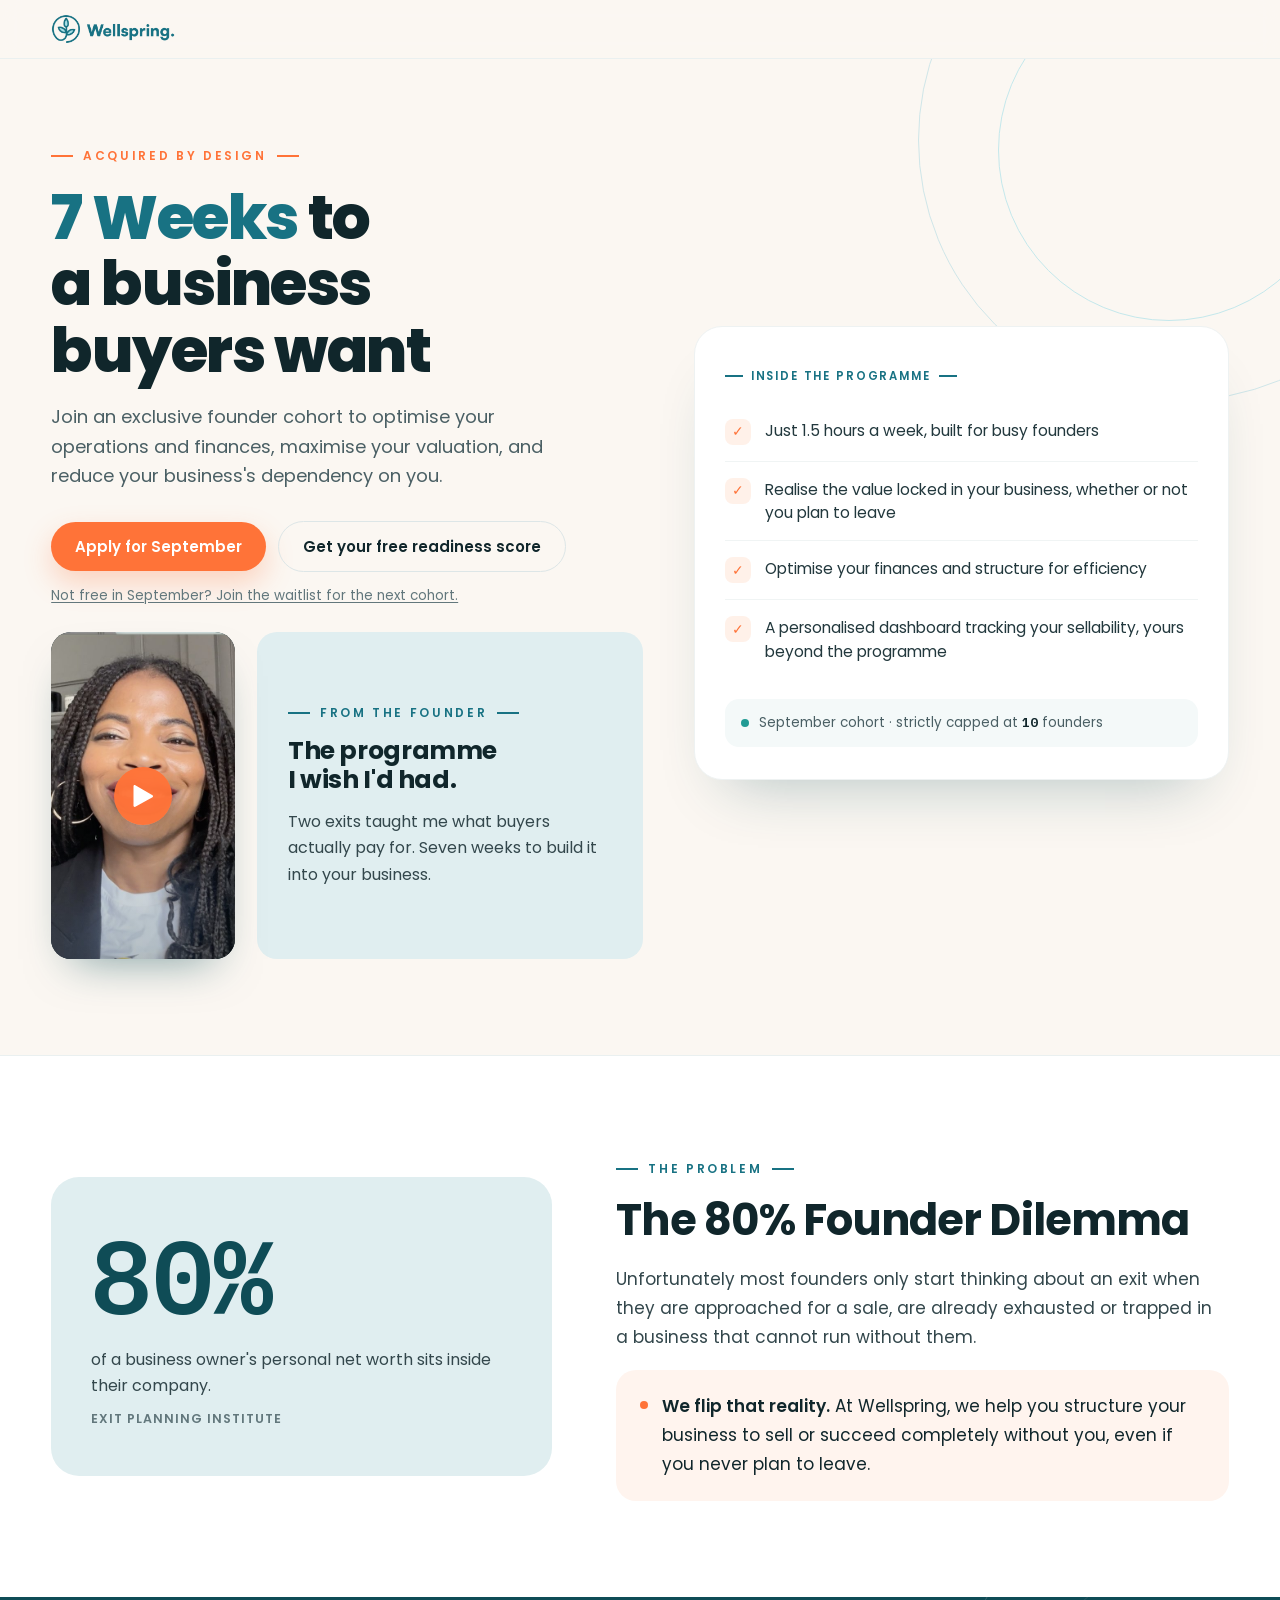
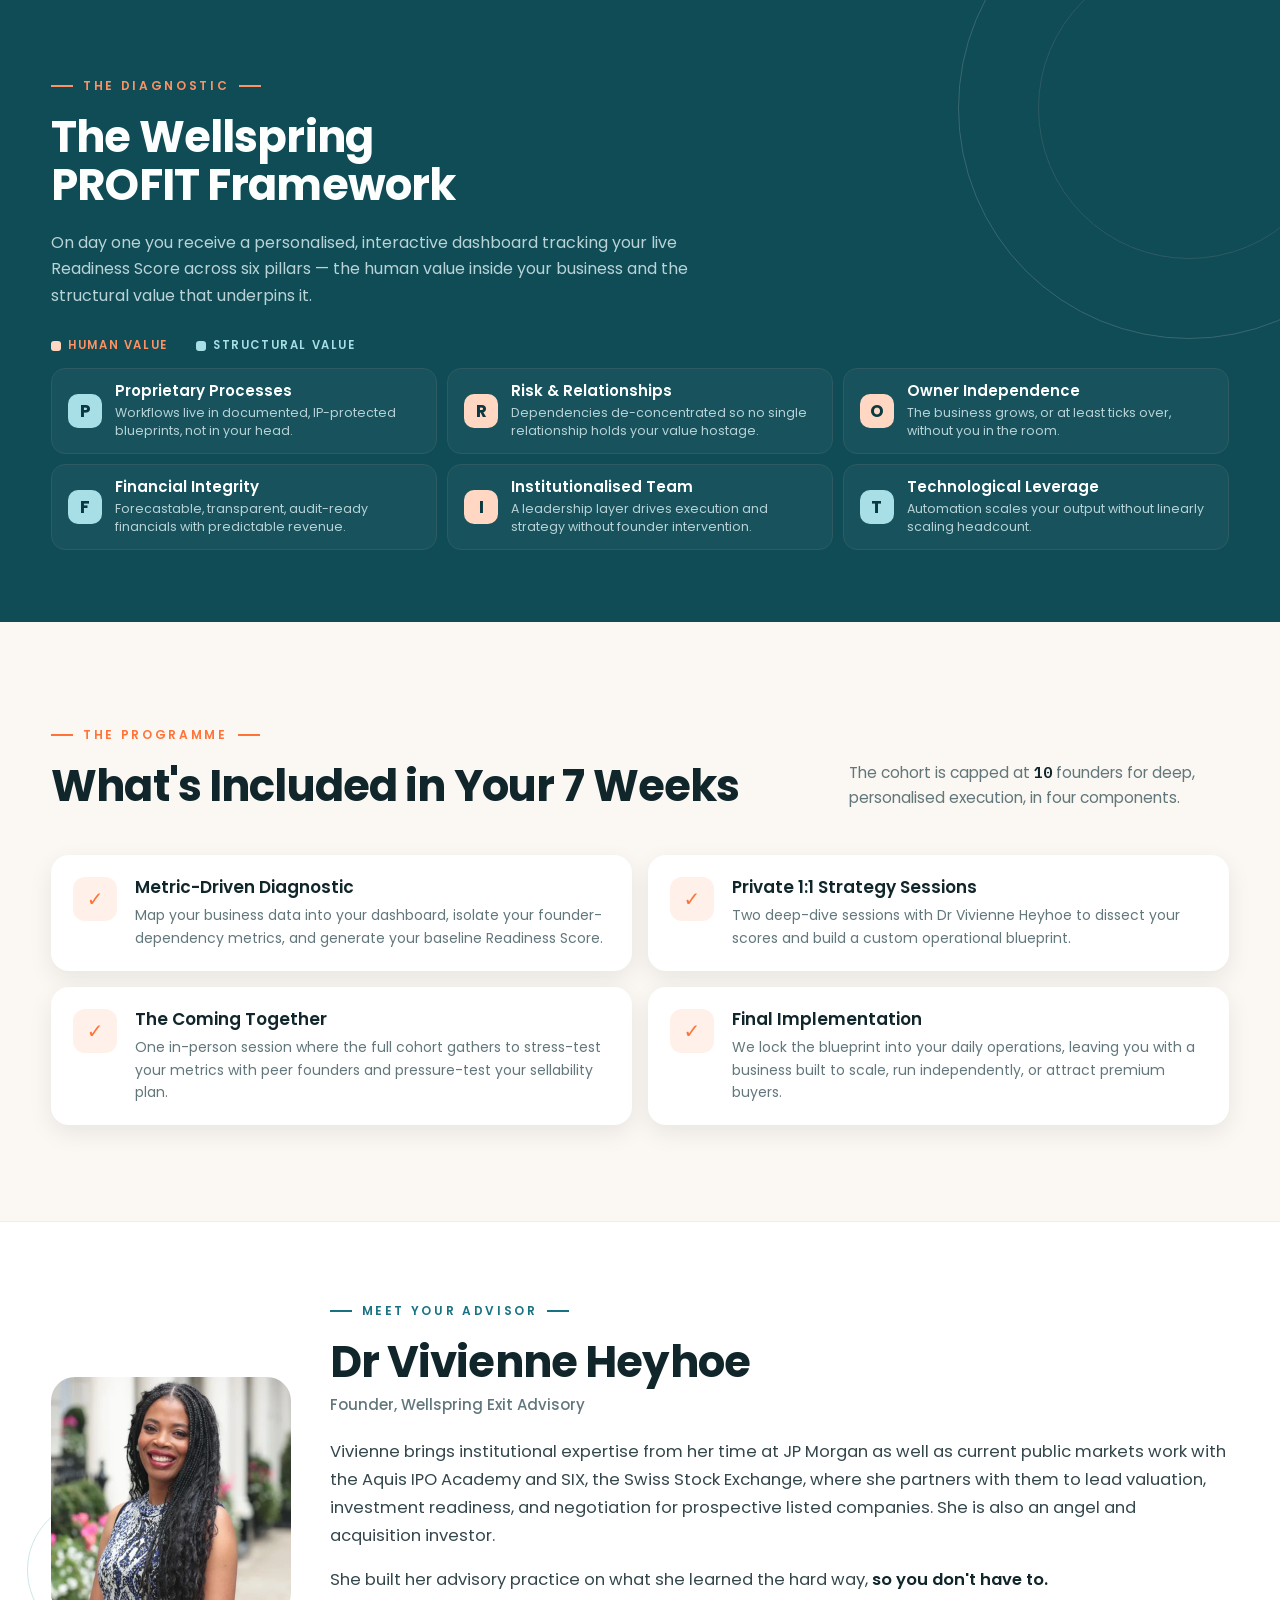
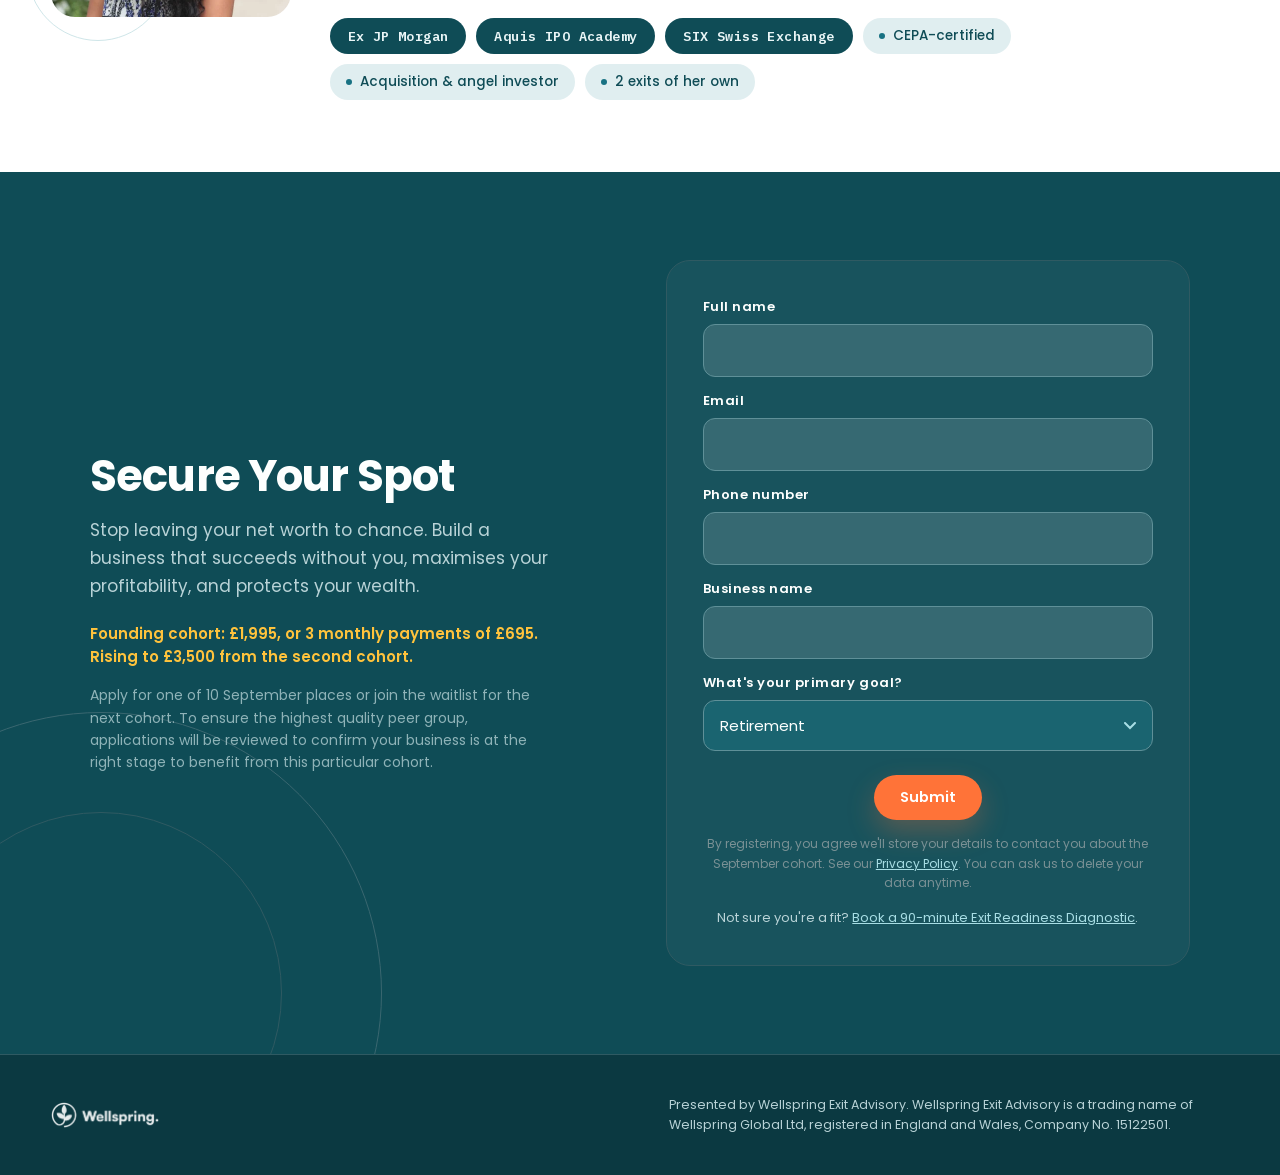
<file: index.html>
<!DOCTYPE html>
<html lang="en-GB">
<head>
  <meta charset="utf-8">
  <meta name="viewport" content="width=device-width, initial-scale=1">

  <script>
    /* Remove any stale service worker / caches left by the previous site so
       visitors aren't served an old, broken app shell. Safe no-op otherwise. */
    (function () {
      if ('serviceWorker' in navigator) {
        navigator.serviceWorker.getRegistrations()
          .then(function (regs) { regs.forEach(function (r) { r.unregister(); }); })
          .catch(function () {});
      }
      if (window.caches && caches.keys) {
        caches.keys()
          .then(function (keys) { keys.forEach(function (k) { caches.delete(k); }); })
          .catch(function () {});
      }
    })();
  </script>

  <title>Wellspring Profit Index — 7 Weeks to a Business Buyers Want</title>
  <meta name="description" content="Join an exclusive founder cohort to optimise your operations and finances, maximise your valuation, and reduce your business's dependency on you.">
  <meta name="author" content="Wellspring Exit Advisory">
  <meta name="theme-color" content="#0f4c56">
  <link rel="canonical" href="https://wellspringindex.co.uk/">

  <!-- Icons -->
  <link rel="icon" href="assets/img/favicon.svg" type="image/svg+xml">
  <link rel="apple-touch-icon" href="assets/img/logo.png">

  <!-- Open Graph / social -->
  <meta property="og:type" content="website">
  <meta property="og:site_name" content="Wellspring Profit Index">
  <meta property="og:title" content="7 Weeks to a business buyers want">
  <meta property="og:description" content="An exclusive founder cohort to optimise operations and finances, maximise valuation, and reduce your business's dependency on you.">
  <meta property="og:url" content="https://wellspringindex.co.uk/">
  <meta property="og:image" content="https://wellspringindex.co.uk/assets/img/logo.png">
  <meta name="twitter:card" content="summary_large_image">
  <meta name="twitter:title" content="7 Weeks to a business buyers want">
  <meta name="twitter:description" content="An exclusive founder cohort to optimise operations and finances, maximise valuation, and reduce your business's dependency on you.">
  <meta name="twitter:image" content="https://wellspringindex.co.uk/assets/img/logo.png">

  <!-- Styles (self-hosted fonts, no external requests) -->
  <link rel="stylesheet" href="assets/css/fonts.css">
  <link rel="stylesheet" href="assets/css/styles.css">
</head>
<body>
  <!-- ============ HEADER ============ -->
  <header style="position: sticky; top: 0; z-index: 40; background: rgba(251,247,242,0.85); backdrop-filter: blur(10px); border-bottom: 1px solid #eaf0f0;">
    <div style="max-width: 1200px; margin: 0 auto; padding: 14px clamp(20px,4vw,56px); display: flex; align-items: center; justify-content: flex-start; gap: 16px;">
      <img src="assets/img/logo.png" alt="Wellspring" style="height: 30px; display: block;">
    </div>
  </header>

  <!-- ============ HERO ============ -->
  <section style="position: relative; overflow: hidden;">
    <div style="position: absolute; right: -160px; top: -180px; width: 520px; height: 520px; border-radius: 999px; border: 1.5px solid #cfe6e9;"></div>
    <div style="position: absolute; right: -60px; top: -80px; width: 340px; height: 340px; border-radius: 999px; border: 1.5px solid #c4e8ec;"></div>
    <div class="hero-pad hero-grid" style="max-width: 1200px; margin: 0 auto; padding: 88px clamp(20px,4vw,72px) 96px; position: relative; display: grid; grid-template-columns: 1.05fr 0.95fr; gap: clamp(40px,4vw,68px); align-items: center;">
      <div class="hero-copy" style="display: flex; flex-direction: column; align-items: flex-start; text-align: left;">
      <span style="display: inline-flex; align-items: center; gap: 10px; font-size: 12px; font-weight: 600; letter-spacing: 0.22em; text-transform: uppercase; color: #ff7338;">
        <span style="width: 22px; height: 2px; background: #ff7338; display: inline-block;"></span>
        Acquired by Design
        <span style="width: 22px; height: 2px; background: #ff7338; display: inline-block;"></span>
      </span>
      <h1 style="margin: 20px 0 18px; font-size: clamp(42px, 4.8vw, 64px); font-weight: 800; line-height: 1.08; letter-spacing: -0.025em; color: #10262b; text-wrap: balance;"><span style="color: rgb(24, 114, 131);">7 Weeks </span>to a business buyers want</h1>
      <p class="hero-lead" style="margin: 0 0 30px; font-size: 18px; line-height: 1.65; color: #4a5f64; max-width: 500px; text-align: left; text-wrap: pretty;">Join an exclusive founder cohort to optimise your operations and finances, maximise your valuation, and reduce your business's dependency on you.</p>
      <div class="hero-cta" style="display: flex; gap: 12px; flex-wrap: nowrap; justify-content: flex-start; align-items: center;">
        <a href="#apply" class="hero-btn btn-fill" style="display: inline-flex; align-items: center; justify-content: center; padding: 13px 24px; border-radius: 999px; background: #ff7338; color: #ffffff; font-size: 15px; font-weight: 600; white-space: nowrap; text-decoration: none; box-shadow: 0 12px 28px rgba(255,115,56,0.28); transition: background 200ms cubic-bezier(0.22,0.61,0.36,1);">Apply for&nbsp;September</a>
        <a href="https://wellspringindex.co.uk" target="_blank" rel="noopener" class="hero-btn btn-outline" style="display: inline-flex; align-items: center; justify-content: center; padding: 13px 24px; border-radius: 999px; background: transparent; border: 1.5px solid #dde6e7; color: #10262b; font-size: 15px; font-weight: 600; white-space: nowrap; text-decoration: none; transition: border-color 200ms cubic-bezier(0.22,0.61,0.36,1);">Get your free readiness score</a>
      </div>
      <a href="#apply" id="waitlist-link" style="margin-top: 14px; font-size: 13.5px; line-height: 1.5; color: #62777c; text-decoration: underline; text-underline-offset: 2px;">Not free in September? Join the waitlist for the next cohort.</a>

      <!-- Intro video + founder credibility panel -->
      <div class="intro-block" style="margin-top: 26px; width: 100%; display: grid; grid-template-columns: 184px minmax(0, 1fr); gap: 22px 22px; align-items: stretch;">
        <!-- Lazy click-to-play video — no iframe loads until clicked -->
        <div id="intro-video" class="intro-video" data-video="Ruf-IFGZVMI" style="position: relative; width: 100%; max-width: 184px; aspect-ratio: 9 / 16; border-radius: 20px; overflow: hidden; background: #10262b; box-shadow: 0 22px 46px -22px rgba(15,76,86,0.55);">
          <button type="button" class="intro-video-play" aria-label="Play Dr Vivienne Heyhoe's intro video" style="position: absolute; inset: 0; width: 100%; height: 100%; margin: 0; padding: 0; border: none; cursor: pointer; background: none; -webkit-tap-highlight-color: transparent;">
            <img src="assets/img/intro-thumb.jpg" alt="Dr Vivienne Heyhoe" width="450" height="800" loading="lazy" decoding="async" style="width: 100%; height: 100%; object-fit: cover; display: block;">
            <span aria-hidden="true" style="position: absolute; inset: 0; display: flex; align-items: center; justify-content: center; background: linear-gradient(180deg, rgba(16,38,43,0) 45%, rgba(16,38,43,0.28));">
              <span style="width: 58px; height: 58px; border-radius: 999px; background: rgba(255,115,56,0.96); display: flex; align-items: center; justify-content: center; box-shadow: 0 8px 22px rgba(0,0,0,0.28);">
                <svg width="21" height="24" viewBox="0 0 20 24" aria-hidden="true"><path d="M0 2.2v19.6c0 .93 1.02 1.5 1.8 1.02L19 13.28c.74-.46.74-1.54 0-2L1.8 1.18C1.02.7 0 1.27 0 2.2z" fill="#ffffff"/></svg>
              </span>
            </span>
          </button>
        </div>
        <!-- Founder credibility panel -->
        <div class="intro-panel" style="display: flex; flex-direction: column; justify-content: center; gap: 14px; min-width: 0; background: #e0eef0; border-radius: 20px; padding: clamp(22px, 2.4vw, 32px);">
          <span style="display: inline-flex; align-items: center; gap: 10px; font-size: 12px; font-weight: 600; letter-spacing: 0.22em; text-transform: uppercase; color: #187283;">
            <span style="width: 22px; height: 2px; background: #187283; display: inline-block;"></span>
            From the founder
            <span style="width: 22px; height: 2px; background: #187283; display: inline-block;"></span>
          </span>
          <p style="margin: 0; font-size: clamp(21px, 2vw, 25px); line-height: 1.18; font-weight: 700; letter-spacing: -0.015em; color: #10262b; text-wrap: balance;">The programme I wish I'd had.</p>
          <p style="margin: 0; font-size: 16px; line-height: 1.65; color: #33474c; text-wrap: pretty;">Two exits taught me what buyers actually pay for. Seven weeks to build it into your business.</p>
        </div>
      </div>
      </div>
      <div class="hero-card" style="background: #ffffff; border: 1px solid #eef2f2; border-radius: 28px; padding: 32px 30px; box-shadow: 0 34px 60px -34px rgba(15,76,86,0.32);">
        <span style="display: inline-flex; align-items: center; gap: 8px; font-size: 11.5px; font-weight: 600; letter-spacing: 0.16em; text-transform: uppercase; color: #187283;"><span style="width: 18px; height: 2px; background: #187283; display: inline-block;"></span>Inside the programme<span style="width: 18px; height: 2px; background: #187283; display: inline-block;"></span></span>
        <div style="margin-top: 18px; display: flex; flex-direction: column;">
          <div style="display: flex; gap: 14px; align-items: flex-start; padding: 16px 0; border-bottom: 1px solid #f0f4f4;">
            <span style="width: 26px; height: 26px; border-radius: 8px; background: #fff1e9; color: #ff7338; display: flex; align-items: center; justify-content: center; font-size: 14px; font-weight: 700; flex: none;">✓</span>
            <span style="font-size: 15.5px; line-height: 1.5; color: #22383d;">Just 1.5 hours a week, built for busy founders</span>
          </div>
          <div style="display: flex; gap: 14px; align-items: flex-start; padding: 16px 0; border-bottom: 1px solid #f0f4f4;">
            <span style="width: 26px; height: 26px; border-radius: 8px; background: #fff1e9; color: #ff7338; display: flex; align-items: center; justify-content: center; font-size: 14px; font-weight: 700; flex: none;">✓</span>
            <span style="font-size: 15.5px; line-height: 1.5; color: #22383d;">Realise the value locked in your business, whether or not you plan to leave</span>
          </div>
          <div style="display: flex; gap: 14px; align-items: flex-start; padding: 16px 0; border-bottom: 1px solid #f0f4f4;">
            <span style="width: 26px; height: 26px; border-radius: 8px; background: #fff1e9; color: #ff7338; display: flex; align-items: center; justify-content: center; font-size: 14px; font-weight: 700; flex: none;">✓</span>
            <span style="font-size: 15.5px; line-height: 1.5; color: #22383d;">Optimise your finances and structure for efficiency</span>
          </div>
          <div style="display: flex; gap: 14px; align-items: flex-start; padding: 16px 0;">
            <span style="width: 26px; height: 26px; border-radius: 8px; background: #fff1e9; color: #ff7338; display: flex; align-items: center; justify-content: center; font-size: 14px; font-weight: 700; flex: none;">✓</span>
            <span style="font-size: 15.5px; line-height: 1.5; color: #22383d;">A personalised dashboard tracking your sellability, yours beyond the programme</span>
          </div>
        </div>
        <div style="margin-top: 20px; display: flex; align-items: center; gap: 10px; background: #f4f9f9; border-radius: 14px; padding: 14px 16px; font-size: 13.5px; color: #4a5f64;">
          <span style="width: 8px; height: 8px; border-radius: 999px; background: #219b94; display: inline-block; flex: none;"></span>
          <span>September cohort · strictly capped at <span style="font-family: 'IBM Plex Mono', monospace; font-weight: 600; color: #10262b;">10</span> founders</span>
        </div>
      </div>
    </div>
  </section>

  <!-- ============ 80% DILEMMA ============ -->
  <section style="background: #ffffff; border-top: 1px solid #eaf0f0;">
    <div class="two-col" style="max-width: 1200px; margin: 0 auto; padding: 96px clamp(20px,4vw,56px); display: grid; grid-template-columns: 0.9fr 1.1fr; gap: clamp(40px, 5vw, 72px); align-items: center;">
      <div class="stat-card" style="background: #e0eef0; border-radius: 28px; padding: 48px 40px; display: flex; flex-direction: column; align-items: flex-start; gap: 8px;">
        <div style="font-family: 'IBM Plex Mono', monospace; font-size: clamp(80px, 8vw, 120px); font-weight: 600; line-height: 1; color: #0f4c56;">80%</div>
        <p style="margin: 12px 0 0; font-size: 16px; line-height: 1.6; color: #33474c;">of a business owner's personal net worth sits inside their company.</p>
        <p style="margin: 4px 0 0; font-size: 12.5px; letter-spacing: 0.08em; text-transform: uppercase; font-weight: 600; color: #62777c;">Exit Planning Institute</p>
      </div>
      <div>
        <span style="display: inline-flex; align-items: center; gap: 10px; font-size: 12px; font-weight: 600; letter-spacing: 0.22em; text-transform: uppercase; color: #187283;">
          <span style="width: 22px; height: 2px; background: #187283; display: inline-block;"></span>
          The Problem
          <span style="width: 22px; height: 2px; background: #187283; display: inline-block;"></span>
        </span>
        <h2 style="margin: 18px 0 20px; font-size: clamp(32px, 3.4vw, 44px); font-weight: 700; line-height: 1.12; letter-spacing: -0.02em; color: #10262b; text-wrap: balance;">The 80% Founder Dilemma</h2>
        <p style="margin: 0 0 18px; font-size: 17px; line-height: 1.7; color: #33474c; text-wrap: pretty;">Unfortunately most founders only start thinking about an exit when they are approached for a sale, are already exhausted or trapped in a business that cannot run without them.</p>
        <div style="display: flex; gap: 14px; align-items: flex-start; background: #fff4ee; border-radius: 20px; padding: 22px 24px;">
          <span style="width: 8px; height: 8px; border-radius: 999px; background: #ff7338; flex: none; margin-top: 9px;"></span>
          <p style="margin: 0; font-size: 17px; line-height: 1.7; color: #10262b; text-wrap: pretty;"><strong style="font-weight: 600;">We flip that reality.</strong> At Wellspring, we help you structure your business to sell or succeed completely without you, even if you never plan to leave.</p>
        </div>
      </div>
    </div>
  </section>

  <!-- ============ PROFIT FRAMEWORK ============ -->
  <section id="profit" style="background: #0f4c56; position: relative; overflow: hidden;">
    <div style="position: absolute; right: -140px; top: -120px; width: 460px; height: 460px; border-radius: 999px; border: 1.5px solid #3a6770;"></div>
    <div style="position: absolute; right: -60px; top: -40px; width: 300px; height: 300px; border-radius: 999px; border: 1.5px solid #2f5a62;"></div>
    <div class="pad-y" style="max-width: 1200px; margin: 0 auto; padding: 72px clamp(20px,4vw,56px); position: relative;">
      <span style="display: inline-flex; align-items: center; gap: 10px; font-size: 12px; font-weight: 600; letter-spacing: 0.22em; text-transform: uppercase; color: #ff9163;">
        <span style="width: 22px; height: 2px; background: #ff9163; display: inline-block;"></span>
        The Diagnostic
        <span style="width: 22px; height: 2px; background: #ff9163; display: inline-block;"></span>
      </span>
      <h2 style="margin: 18px 0 20px; font-size: clamp(32px, 3.4vw, 44px); font-weight: 700; line-height: 1.12; letter-spacing: -0.02em; color: #fdfffe; max-width: 640px; text-wrap: balance;">The Wellspring PROFIT Framework</h2>
      <p style="margin: 0; font-size: 16px; line-height: 1.65; color: #b9d3d7; max-width: 680px; text-wrap: pretty;">On day one you receive a personalised, interactive dashboard tracking your live Readiness Score across six pillars — the human value inside your business and the structural value that underpins it.</p>

      <div style="margin-top: 28px; display: flex; flex-wrap: wrap; gap: 16px 28px; align-items: center;">
        <span style="display: inline-flex; align-items: center; gap: 7px; font-size: 11.5px; font-weight: 600; letter-spacing: 0.14em; text-transform: uppercase; color: #ff9163;"><span style="width: 10px; height: 10px; border-radius: 3px; background: #ffd7c2; display: inline-block;"></span> Human value</span>
        <span style="display: inline-flex; align-items: center; gap: 7px; font-size: 11.5px; font-weight: 600; letter-spacing: 0.14em; text-transform: uppercase; color: #a8dee5;"><span style="width: 10px; height: 10px; border-radius: 3px; background: #a8dee5; display: inline-block;"></span> Structural value</span>
      </div>
      <div style="margin-top: 14px; display: grid; grid-template-columns: repeat(auto-fit, minmax(300px, 1fr)); gap: 10px;">
          <div style="background: rgba(255,255,255,0.04); border: 1px solid #2f5a62; border-radius: 14px; padding: 13px 16px; display: flex; gap: 13px; align-items: center;">
            <span style="width: 34px; height: 34px; border-radius: 10px; flex: none; display: flex; align-items: center; justify-content: center; background: #a8dee5; color: #0b3941; font-weight: 700; font-size: 17px;">P</span>
            <div>
              <div style="font-size: 15px; font-weight: 600; color: #fdfffe; line-height: 1.25;">Proprietary Processes</div>
              <p style="margin: 3px 0 0; font-size: 12.5px; line-height: 1.45; color: #b9d3d7;">Workflows live in documented, IP-protected blueprints, not in your head.</p>
            </div>
          </div>
          <div style="background: rgba(255,255,255,0.04); border: 1px solid #2f5a62; border-radius: 14px; padding: 13px 16px; display: flex; gap: 13px; align-items: center;">
            <span style="width: 34px; height: 34px; border-radius: 10px; flex: none; display: flex; align-items: center; justify-content: center; background: #ffd7c2; color: #0b3941; font-weight: 700; font-size: 17px;">R</span>
            <div>
              <div style="font-size: 15px; font-weight: 600; color: #fdfffe; line-height: 1.25;">Risk & Relationships</div>
              <p style="margin: 3px 0 0; font-size: 12.5px; line-height: 1.45; color: #b9d3d7;">Dependencies de-concentrated so no single relationship holds your value hostage.</p>
            </div>
          </div>
          <div style="background: rgba(255,255,255,0.04); border: 1px solid #2f5a62; border-radius: 14px; padding: 13px 16px; display: flex; gap: 13px; align-items: center;">
            <span style="width: 34px; height: 34px; border-radius: 10px; flex: none; display: flex; align-items: center; justify-content: center; background: #ffd7c2; color: #0b3941; font-weight: 700; font-size: 17px;">O</span>
            <div>
              <div style="font-size: 15px; font-weight: 600; color: #fdfffe; line-height: 1.25;">Owner Independence</div>
              <p style="margin: 3px 0 0; font-size: 12.5px; line-height: 1.45; color: #b9d3d7;">The business grows, or at least ticks over, without you in the room.</p>
            </div>
          </div>
          <div style="background: rgba(255,255,255,0.04); border: 1px solid #2f5a62; border-radius: 14px; padding: 13px 16px; display: flex; gap: 13px; align-items: center;">
            <span style="width: 34px; height: 34px; border-radius: 10px; flex: none; display: flex; align-items: center; justify-content: center; background: #a8dee5; color: #0b3941; font-weight: 700; font-size: 17px;">F</span>
            <div>
              <div style="font-size: 15px; font-weight: 600; color: #fdfffe; line-height: 1.25;">Financial Integrity</div>
              <p style="margin: 3px 0 0; font-size: 12.5px; line-height: 1.45; color: #b9d3d7;">Forecastable, transparent, audit-ready financials with predictable revenue.</p>
            </div>
          </div>
          <div style="background: rgba(255,255,255,0.04); border: 1px solid #2f5a62; border-radius: 14px; padding: 13px 16px; display: flex; gap: 13px; align-items: center;">
            <span style="width: 34px; height: 34px; border-radius: 10px; flex: none; display: flex; align-items: center; justify-content: center; background: #ffd7c2; color: #0b3941; font-weight: 700; font-size: 17px;">I</span>
            <div>
              <div style="font-size: 15px; font-weight: 600; color: #fdfffe; line-height: 1.25;">Institutionalised Team</div>
              <p style="margin: 3px 0 0; font-size: 12.5px; line-height: 1.45; color: #b9d3d7;">A leadership layer drives execution and strategy without founder intervention.</p>
            </div>
          </div>
          <div style="background: rgba(255,255,255,0.04); border: 1px solid #2f5a62; border-radius: 14px; padding: 13px 16px; display: flex; gap: 13px; align-items: center;">
            <span style="width: 34px; height: 34px; border-radius: 10px; flex: none; display: flex; align-items: center; justify-content: center; background: #a8dee5; color: #0b3941; font-weight: 700; font-size: 17px;">T</span>
            <div>
              <div style="font-size: 15px; font-weight: 600; color: #fdfffe; line-height: 1.25;">Technological Leverage</div>
              <p style="margin: 3px 0 0; font-size: 12.5px; line-height: 1.45; color: #b9d3d7;">Automation scales your output without linearly scaling headcount.</p>
            </div>
          </div>

      </div>
    </div>
  </section>

  <!-- ============ 7-WEEK ROADMAP ============ -->
  <section style="background: #fbf7f2;">
    <div class="pad-y" style="max-width: 1200px; margin: 0 auto; padding: 96px clamp(20px,4vw,56px);">
      <div style="display: flex; flex-wrap: wrap; align-items: flex-end; justify-content: space-between; gap: 24px;">
        <div>
          <span style="display: inline-flex; align-items: center; gap: 10px; font-size: 12px; font-weight: 600; letter-spacing: 0.22em; text-transform: uppercase; color: #ff7338;">
            <span style="width: 22px; height: 2px; background: #ff7338; display: inline-block;"></span>
            The Programme
            <span style="width: 22px; height: 2px; background: #ff7338; display: inline-block;"></span>
          </span>
          <h2 style="margin: 18px 0 0; font-size: clamp(32px, 3.4vw, 44px); font-weight: 700; line-height: 1.12; letter-spacing: -0.02em; color: #10262b;">What's Included in Your 7 Weeks</h2>
        </div>
        <p style="margin: 0; font-size: 15.5px; line-height: 1.6; color: #62777c; max-width: 380px; text-wrap: pretty;">The cohort is capped at <span style="font-family: 'IBM Plex Mono', monospace; font-weight: 600; color: #10262b;">10</span> founders for deep, personalised execution, in four components.</p>
      </div>
      <div class="roadmap-grid" style="margin-top: 44px; display: grid; grid-template-columns: repeat(2, 1fr); gap: 16px;">

          <div class="roadmap-card" style="background: #ffffff; border-radius: 18px; padding: 22px 22px; box-shadow: 0 8px 24px rgba(16,38,43,0.08); display: flex; gap: 18px; align-items: flex-start;">
            <span style="flex: none; width: 44px; height: 44px; border-radius: 12px; background: #fff1e9; color: #ff7338; display: flex; align-items: center; justify-content: center; font-size: 20px; font-weight: 700;">✓</span>
            <div style="display: flex; flex-direction: column; gap: 6px;">
              <h3 style="margin: 0; font-size: 17px; font-weight: 600; line-height: 1.25; color: #10262b;">Metric-Driven Diagnostic</h3>
              <p style="margin: 0; font-size: 14px; line-height: 1.6; color: #62777c;">Map your business data into your dashboard, isolate your founder-dependency metrics, and generate your baseline Readiness Score.</p>
            </div>
          </div>

          <div class="roadmap-card" style="background: #ffffff; border-radius: 18px; padding: 22px 22px; box-shadow: 0 8px 24px rgba(16,38,43,0.08); display: flex; gap: 18px; align-items: flex-start;">
            <span style="flex: none; width: 44px; height: 44px; border-radius: 12px; background: #fff1e9; color: #ff7338; display: flex; align-items: center; justify-content: center; font-size: 20px; font-weight: 700;">✓</span>
            <div style="display: flex; flex-direction: column; gap: 6px;">
              <h3 style="margin: 0; font-size: 17px; font-weight: 600; line-height: 1.25; color: #10262b;">Private 1:1 Strategy Sessions</h3>
              <p style="margin: 0; font-size: 14px; line-height: 1.6; color: #62777c;">Two deep-dive sessions with Dr Vivienne Heyhoe to dissect your scores and build a custom operational blueprint.</p>
            </div>
          </div>

          <div class="roadmap-card" style="background: #ffffff; border-radius: 18px; padding: 22px 22px; box-shadow: 0 8px 24px rgba(16,38,43,0.08); display: flex; gap: 18px; align-items: flex-start;">
            <span style="flex: none; width: 44px; height: 44px; border-radius: 12px; background: #fff1e9; color: #ff7338; display: flex; align-items: center; justify-content: center; font-size: 20px; font-weight: 700;">✓</span>
            <div style="display: flex; flex-direction: column; gap: 6px;">
              <h3 style="margin: 0; font-size: 17px; font-weight: 600; line-height: 1.25; color: #10262b;">The Coming Together</h3>
              <p style="margin: 0; font-size: 14px; line-height: 1.6; color: #62777c;">One in-person session where the full cohort gathers to stress-test your metrics with peer founders and pressure-test your sellability plan.</p>
            </div>
          </div>

          <div class="roadmap-card" style="background: #ffffff; border-radius: 18px; padding: 22px 22px; box-shadow: 0 8px 24px rgba(16,38,43,0.08); display: flex; gap: 18px; align-items: flex-start;">
            <span style="flex: none; width: 44px; height: 44px; border-radius: 12px; background: #fff1e9; color: #ff7338; display: flex; align-items: center; justify-content: center; font-size: 20px; font-weight: 700;">✓</span>
            <div style="display: flex; flex-direction: column; gap: 6px;">
              <h3 style="margin: 0; font-size: 17px; font-weight: 600; line-height: 1.25; color: #10262b;">Final Implementation</h3>
              <p style="margin: 0; font-size: 14px; line-height: 1.6; color: #62777c;">We lock the blueprint into your daily operations, leaving you with a business built to scale, run independently, or attract premium buyers.</p>
            </div>
          </div>

      </div>
    </div>
  </section>

  <!-- ============ ADVISOR ============ -->
  <section style="background: #ffffff; border-top: 1px solid #eaf0f0;">
    <div class="two-col advisor-col" style="max-width: 1200px; margin: 0 auto; padding: 72px clamp(20px,4vw,56px); display: grid; grid-template-columns: 240px 1fr; gap: clamp(24px, 3vw, 40px); align-items: center;">
      <div class="advisor-photo-wrap" style="position: relative;">
        <div class="advisor-ring" style="position: absolute; left: -24px; bottom: -24px; width: 140px; height: 140px; border-radius: 999px; border: 1.5px solid #cfe6e9;"></div>
        <img src="assets/img/advisor.webp" style="border-radius: 24px; width: 240px; height: 240px; position: relative; display: block;" alt="Dr Vivienne Heyhoe">
      </div>
      <div>
        <span style="display: inline-flex; align-items: center; gap: 10px; font-size: 12px; font-weight: 600; letter-spacing: 0.22em; text-transform: uppercase; color: #187283;">
          <span style="width: 22px; height: 2px; background: #187283; display: inline-block;"></span>
          Meet Your Advisor
          <span style="width: 22px; height: 2px; background: #187283; display: inline-block;"></span>
        </span>
        <h2 class="advisor-name" style="margin: 18px 0 6px; font-size: clamp(32px, 3.4vw, 44px); font-weight: 700; line-height: 1.12; letter-spacing: -0.02em; color: #10262b;">Dr Vivienne Heyhoe</h2>
        <p style="margin: 0 0 22px; font-size: 15px; font-weight: 500; color: #62777c;">Founder, Wellspring Exit Advisory</p>
        <p class="advisor-p" style="margin: 0 0 16px; font-size: 16.5px; line-height: 1.7; color: #33474c; text-wrap: pretty;">Vivienne brings institutional expertise from her time at JP Morgan as well as current public markets work with the Aquis IPO Academy and SIX, the Swiss Stock Exchange, where she partners with them to lead valuation, investment readiness, and negotiation for prospective listed companies. She is also an angel and acquisition investor.</p>
        <p class="advisor-p" style="margin: 0 0 24px; font-size: 16.5px; line-height: 1.7; color: #33474c; text-wrap: pretty;">She built her advisory practice on what she learned the hard way, <strong style="font-weight: 600; color: #10262b;">so you don't have to.</strong></p>
        <div class="cred-row" style="display: flex; flex-wrap: wrap; gap: 10px;">

            <span class="cred-chip cred-chip-brand" style="display: inline-flex; align-items: center; padding: 9px 18px; border-radius: 999px; background: #0f4c56; color: #eaf6f7; font-size: 13.5px; font-weight: 700; letter-spacing: 0.03em; font-family: 'IBM Plex Mono', monospace;">
              Ex JP Morgan
            </span>

            <span class="cred-chip cred-chip-brand" style="display: inline-flex; align-items: center; padding: 9px 18px; border-radius: 999px; background: #0f4c56; color: #eaf6f7; font-size: 13.5px; font-weight: 700; letter-spacing: 0.03em; font-family: 'IBM Plex Mono', monospace;">
              Aquis IPO Academy
            </span>

            <span class="cred-chip cred-chip-brand" style="display: inline-flex; align-items: center; padding: 9px 18px; border-radius: 999px; background: #0f4c56; color: #eaf6f7; font-size: 13.5px; font-weight: 700; letter-spacing: 0.03em; font-family: 'IBM Plex Mono', monospace;">
              SIX Swiss Exchange
            </span>


            <span class="cred-chip" style="display: inline-flex; align-items: center; gap: 8px; padding: 8px 16px; border-radius: 999px; background: #e0eef0; color: #0f4c56; font-size: 13.5px; font-weight: 500;">
              <span style="width: 6px; height: 6px; border-radius: 999px; background: #187283; display: inline-block;"></span>
              CEPA-certified
            </span>

            <span class="cred-chip" style="display: inline-flex; align-items: center; gap: 8px; padding: 8px 16px; border-radius: 999px; background: #e0eef0; color: #0f4c56; font-size: 13.5px; font-weight: 500;">
              <span style="width: 6px; height: 6px; border-radius: 999px; background: #187283; display: inline-block;"></span>
              Acquisition & angel investor
            </span>

            <span class="cred-chip" style="display: inline-flex; align-items: center; gap: 8px; padding: 8px 16px; border-radius: 999px; background: #e0eef0; color: #0f4c56; font-size: 13.5px; font-weight: 500;">
              <span style="width: 6px; height: 6px; border-radius: 999px; background: #187283; display: inline-block;"></span>
              2 exits of her own
            </span>

        </div>
      </div>
    </div>
  </section>

  <!-- ============ FINAL CTA ============ -->
  <section id="apply" style="background: #0f4c56; position: relative; overflow: hidden;">
    <div style="position: absolute; left: -180px; bottom: -220px; width: 560px; height: 560px; border-radius: 999px; border: 1.5px solid #3a6770;"></div>
    <div style="position: absolute; left: -80px; bottom: -120px; width: 360px; height: 360px; border-radius: 999px; border: 1.5px solid #2f5a62;"></div>
    <div class="cta-grid pad-y" style="max-width: 1100px; margin: 0 auto; padding: 88px clamp(20px,4vw,56px); position: relative; display: grid; grid-template-columns: 1fr 1fr; gap: clamp(36px,4vw,64px); align-items: center;">
      <div class="cta-copy" style="text-align: left;">
      <h2 style="margin: 0 0 16px; font-size: clamp(32px, 3.4vw, 46px); font-weight: 700; line-height: 1.1; letter-spacing: -0.02em; color: #fdfffe; text-wrap: balance;">Secure Your Spot</h2>
      <p class="cta-lead" style="margin: 0 0 22px; font-size: 17px; line-height: 1.65; color: #b9d3d7; max-width: 460px; text-wrap: pretty;">Stop leaving your net worth to chance. Build a business that succeeds without you, maximises your profitability, and protects your wealth.</p>
      <p class="cta-price" style="margin: 0 0 16px; font-size: 15px; font-weight: 600; color: #ffc33c; max-width: 460px; text-wrap: pretty;">Founding cohort: £1,995, or 3 monthly payments of £695. Rising to £3,500 from the second cohort.</p>
      <p class="cta-sub" style="margin: 0; font-size: 14px; line-height: 1.6; color: #8fb3b8; max-width: 440px; text-wrap: pretty;">Apply for one of 10 September places or join the waitlist for the next cohort. To ensure the highest quality peer group, applications will be reviewed to confirm your business is at the right stage to benefit from this particular cohort.</p>
      </div>

      <div class="cta-card" style="width: 100%; background: rgba(255,255,255,0.04); border: 1px solid #2f5a62; border-radius: 24px; padding: clamp(24px, 3vw, 36px); text-align: left;">



          <p id="waitlist-notice" style="display: none; margin: 0 0 14px; font-size: 13.5px; line-height: 1.5; color: #a8dee5; text-align: center;">Joining the waitlist? We'll contact you when the next cohort opens.</p>
          <form id="apply-form" class="cta-form" style="display: flex; flex-direction: column; gap: 14px;">
            <label style="display: flex; flex-direction: column; gap: 7px;">
              <span style="font-size: 13px; font-weight: 600; letter-spacing: 0.04em; color: #fdfffe;">Full name</span>
              <input name="fullName" type="text" required autocomplete="name" style="width: 100%; box-sizing: border-box; padding: 14px 16px; border-radius: 12px; border: 1.5px solid #5f9098; background: rgba(255,255,255,0.13); color: #fdfffe; font-size: 15px; font-family: inherit; outline: none;">
            </label>
            <label style="display: flex; flex-direction: column; gap: 7px;">
              <span style="font-size: 13px; font-weight: 600; letter-spacing: 0.04em; color: #fdfffe;">Email</span>
              <input name="email" type="email" required autocomplete="email" style="width: 100%; box-sizing: border-box; padding: 14px 16px; border-radius: 12px; border: 1.5px solid #5f9098; background: rgba(255,255,255,0.13); color: #fdfffe; font-size: 15px; font-family: inherit; outline: none;">
            </label>
            <label style="display: flex; flex-direction: column; gap: 7px;">
              <span style="font-size: 13px; font-weight: 600; letter-spacing: 0.04em; color: #fdfffe;">Phone number</span>
              <input name="phone" type="tel" required autocomplete="tel" style="width: 100%; box-sizing: border-box; padding: 14px 16px; border-radius: 12px; border: 1.5px solid #5f9098; background: rgba(255,255,255,0.13); color: #fdfffe; font-size: 15px; font-family: inherit; outline: none;">
            </label>
            <label style="display: flex; flex-direction: column; gap: 7px;">
              <span style="font-size: 13px; font-weight: 600; letter-spacing: 0.04em; color: #fdfffe;">Business name</span>
              <input name="businessName" type="text" required autocomplete="organization" style="width: 100%; box-sizing: border-box; padding: 14px 16px; border-radius: 12px; border: 1.5px solid #5f9098; background: rgba(255,255,255,0.13); color: #fdfffe; font-size: 15px; font-family: inherit; outline: none;">
            </label>
            <label style="display: flex; flex-direction: column; gap: 7px;">
              <span style="font-size: 13px; font-weight: 600; letter-spacing: 0.04em; color: #fdfffe;">What's your primary goal?</span>
              <select name="primaryGoal" id="primaryGoal-select" required value="" style="width: 100%; box-sizing: border-box; padding: 14px 16px; border-radius: 12px; border: 1.5px solid #5f9098; background: #1a6470; color: #fdfffe; font-size: 15px; font-family: inherit; outline: none; appearance: none; background-image: url(&quot;data:image/svg+xml,%3Csvg xmlns='http://www.w3.org/2000/svg' width='12' height='8' viewBox='0 0 12 8'%3E%3Cpath d='M1 1l5 5 5-5' fill='none' stroke='%23a8dee5' stroke-width='2' stroke-linecap='round'/%3E%3C/svg%3E&quot;); background-repeat: no-repeat; background-position: right 16px center;">
                <option value="" disabled>Select one…</option>
                <option value="Retirement">Retirement</option>
                <option value="New venture">New venture</option>
                <option value="Maximising sale value">Maximising sale value</option>
                <option value="Passing to family">Passing to family</option>
                <option value="Burnout or personal time">Burnout or personal time</option>
                <option value="Waitlist">Waitlist</option>
                <option value="Other">Other</option>
              </select>
            </label>
            <button type="submit" class="btn-fill" style="margin-top: 10px; align-self: center; display: inline-flex; align-items: center; justify-content: center; gap: 8px; padding: 12px 26px; border-radius: 999px; border: none; cursor: pointer; background: #ff7338; color: #ffffff; font-size: 14.5px; font-weight: 600; font-family: inherit; box-shadow: 0 12px 28px rgba(255,115,56,0.28); transition: background 200ms cubic-bezier(0.22,0.61,0.36,1);">Submit</button>

            <p style="margin: 0; font-size: 12px; line-height: 1.6; color: #7a9195; text-align: center;">By registering, you agree we'll store your details to contact you about the September cohort. See our <a href="/privacy" style="color: #a8dee5; text-decoration: underline;">Privacy Policy</a>. You can ask us to delete your data anytime.</p>
          </form>
          <p id="form-status" role="status" aria-live="polite" hidden style="margin: 14px 0 0; font-size: 14px; line-height: 1.6; color: #a8dee5; text-align: center;"></p>

        <p id="diagnostic-note" style="margin: 16px 0 0; font-size: 13px; line-height: 1.6; color: #b9d3d7; text-align: center;">Not sure you're a fit? <a href="https://calendar.app.google/DS7mrwPuopAyFVzm7" target="_blank" rel="noopener" style="color: #a8dee5; text-decoration: underline;">Book a 90-minute Exit Readiness Diagnostic</a>.</p>
      </div>
    </div>
  </section>

  <!-- ============ FOOTER ============ -->
  <footer style="background: #0b3941; border-top: 1px solid #2f5a62;">
    <div style="max-width: 1200px; margin: 0 auto; padding: 40px clamp(20px,4vw,56px); display: flex; flex-wrap: wrap; align-items: center; justify-content: space-between; gap: 20px;">
      <img src="assets/img/logo-footer.png" alt="Wellspring" style="height: 26px; display: block; opacity: 0.9;">
      <p style="margin: 0; font-size: 12.5px; line-height: 1.6; color: #b9d3d7; max-width: 560px;">Presented by Wellspring Exit Advisory. Wellspring Exit Advisory is a trading name of Wellspring Global Ltd, registered in England and Wales, Company No. 15122501.</p>
    </div>
  </footer>

  <script src="assets/js/main.js" defer></script>
</body>
</html>
</file>
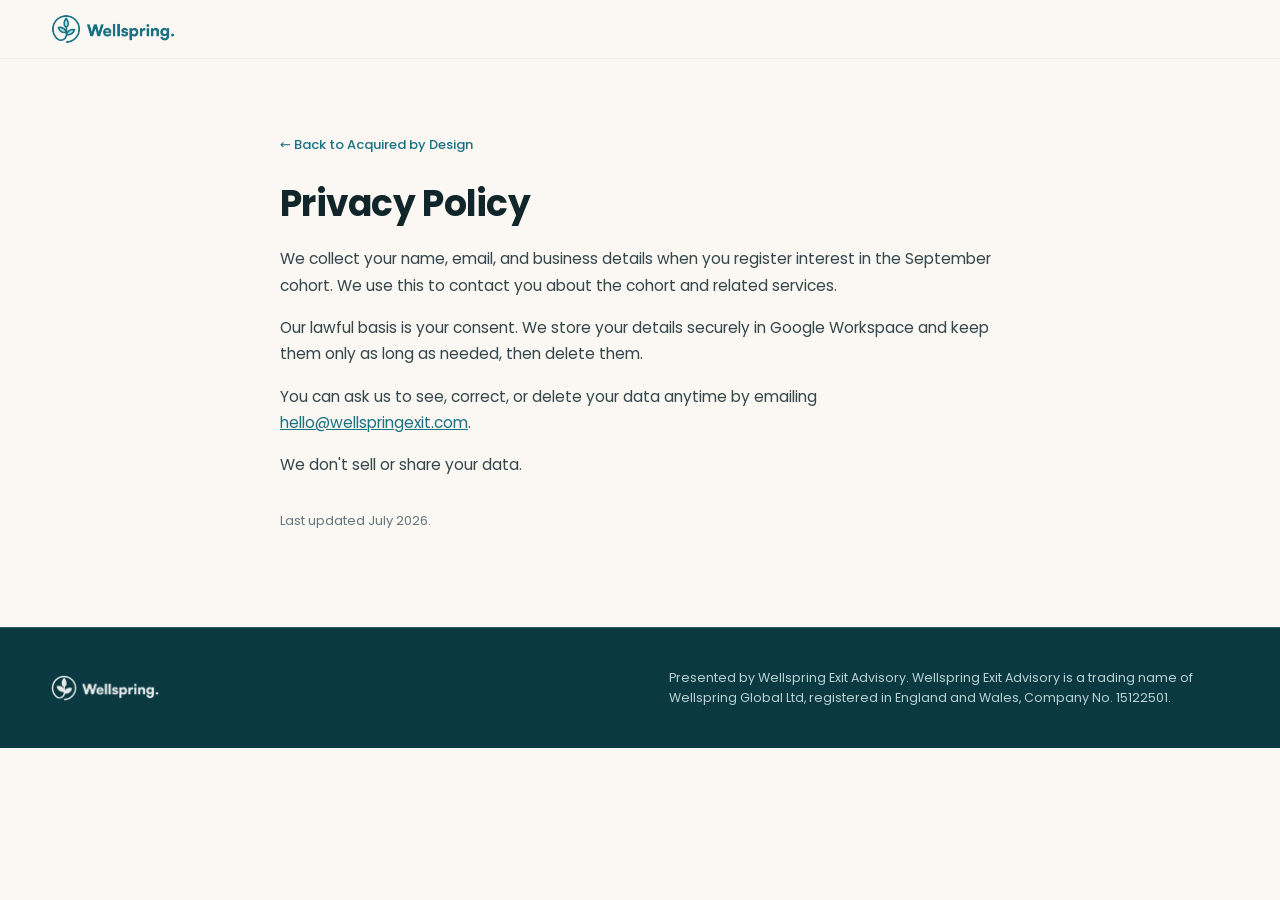
<file: privacy.html>
<!DOCTYPE html>
<html lang="en-GB">
<head>
  <meta charset="utf-8">
  <meta name="viewport" content="width=device-width, initial-scale=1">

  <script>
    /* Remove any stale service worker / caches left by the previous site so
       visitors aren't served an old, broken app shell. Safe no-op otherwise. */
    (function () {
      if ('serviceWorker' in navigator) {
        navigator.serviceWorker.getRegistrations()
          .then(function (regs) { regs.forEach(function (r) { r.unregister(); }); })
          .catch(function () {});
      }
      if (window.caches && caches.keys) {
        caches.keys()
          .then(function (keys) { keys.forEach(function (k) { caches.delete(k); }); })
          .catch(function () {});
      }
    })();
  </script>

  <title>Privacy Policy — Wellspring Profit Index</title>
  <meta name="description" content="How Wellspring Exit Advisory collects, uses, and protects the details you share when registering interest in the Wellspring Profit Index cohort.">
  <meta name="robots" content="noindex, follow">
  <meta name="theme-color" content="#0f4c56">
  <link rel="canonical" href="https://wellspringindex.co.uk/privacy">

  <link rel="icon" href="/assets/img/favicon.svg" type="image/svg+xml">
  <link rel="apple-touch-icon" href="/assets/img/logo.png">

  <link rel="stylesheet" href="/assets/css/fonts.css">
  <link rel="stylesheet" href="/assets/css/styles.css">
</head>
<body>

  <!-- ============ HEADER ============ -->
  <header style="position: sticky; top: 0; z-index: 40; background: rgba(251,247,242,0.85); backdrop-filter: blur(10px); border-bottom: 1px solid #eaf0f0;">
    <div style="max-width: 1200px; margin: 0 auto; padding: 14px clamp(20px,4vw,56px); display: flex; align-items: center; justify-content: flex-start; gap: 16px;">
      <a href="/" aria-label="Wellspring — back to home" style="display: inline-flex;">
        <img src="/assets/img/logo.png" alt="Wellspring" style="height: 30px; display: block;">
      </a>
    </div>
  </header>

  <!-- ============ PRIVACY ============ -->
  <main style="max-width: 720px; margin: 0 auto; padding: 72px clamp(20px,4vw,56px) 96px;">
    <a href="/" style="display: inline-block; margin-bottom: 28px; font-size: 13px; font-weight: 500; color: #187283; text-decoration: none;">← Back to Acquired by Design</a>
    <h1 style="margin: 0 0 22px; font-size: clamp(30px, 3vw, 36px); font-weight: 700; letter-spacing: -0.02em; line-height: 1.15; color: #10262b;">Privacy Policy</h1>
    <p style="margin: 0 0 16px; font-size: 15.5px; line-height: 1.7; color: #33474c;">We collect your name, email, and business details when you register interest in the September cohort. We use this to contact you about the cohort and related services.</p>
    <p style="margin: 0 0 16px; font-size: 15.5px; line-height: 1.7; color: #33474c;">Our lawful basis is your consent. We store your details securely in Google Workspace and keep them only as long as needed, then delete them.</p>
    <p style="margin: 0 0 16px; font-size: 15.5px; line-height: 1.7; color: #33474c;">You can ask us to see, correct, or delete your data anytime by emailing <a href="mailto:hello@wellspringexit.com" style="color: #187283;">hello@wellspringexit.com</a>.</p>
    <p style="margin: 0 0 32px; font-size: 15.5px; line-height: 1.7; color: #33474c;">We don't sell or share your data.</p>
    <p style="margin: 0; font-size: 13px; color: #62777c;">Last updated July 2026.</p>
  </main>

  <!-- ============ FOOTER ============ -->
  <footer style="background: #0b3941; border-top: 1px solid #2f5a62;">
    <div style="max-width: 1200px; margin: 0 auto; padding: 40px clamp(20px,4vw,56px); display: flex; flex-wrap: wrap; align-items: center; justify-content: space-between; gap: 20px;">
      <img src="/assets/img/logo-footer.png" alt="Wellspring" style="height: 26px; display: block; opacity: 0.9;">
      <p style="margin: 0; font-size: 12.5px; line-height: 1.6; color: #b9d3d7; max-width: 560px;">Presented by Wellspring Exit Advisory. Wellspring Exit Advisory is a trading name of Wellspring Global Ltd, registered in England and Wales, Company No. 15122501.</p>
    </div>
  </footer>

</body>
</html>
</file>
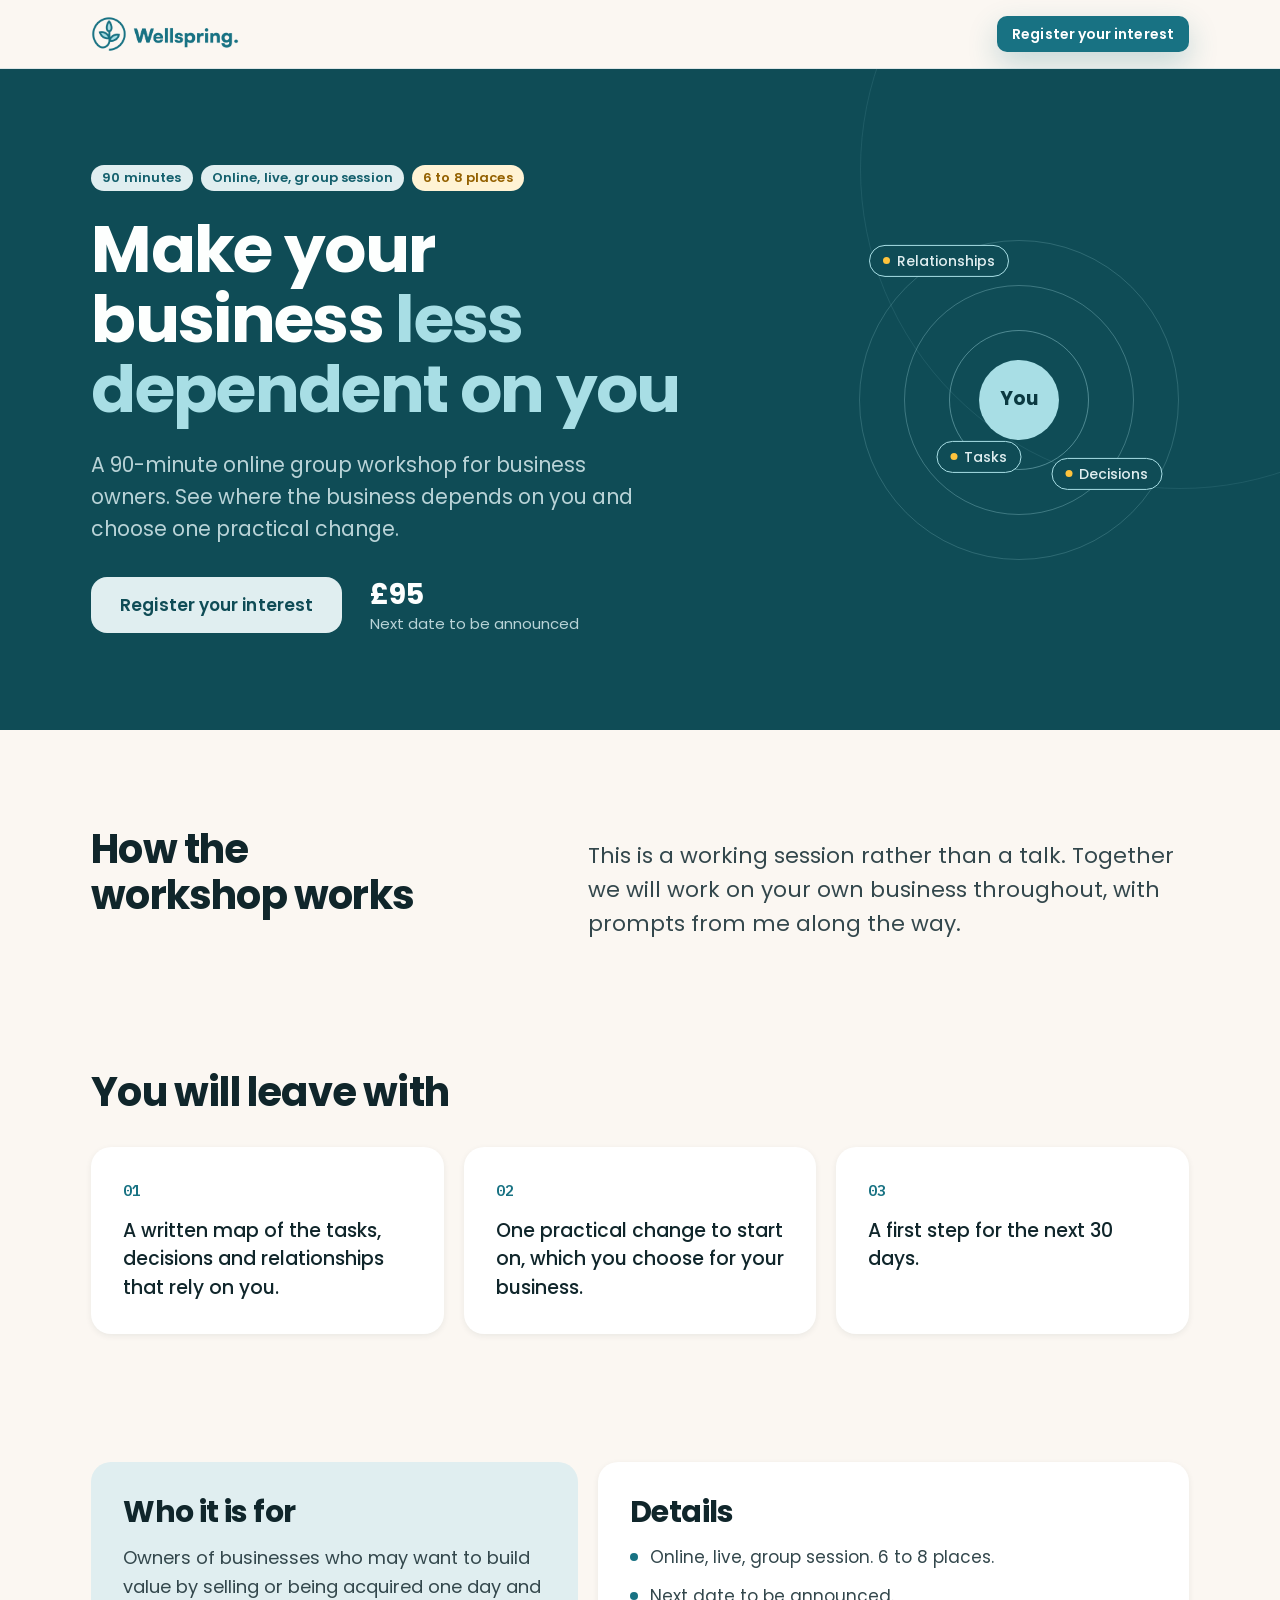
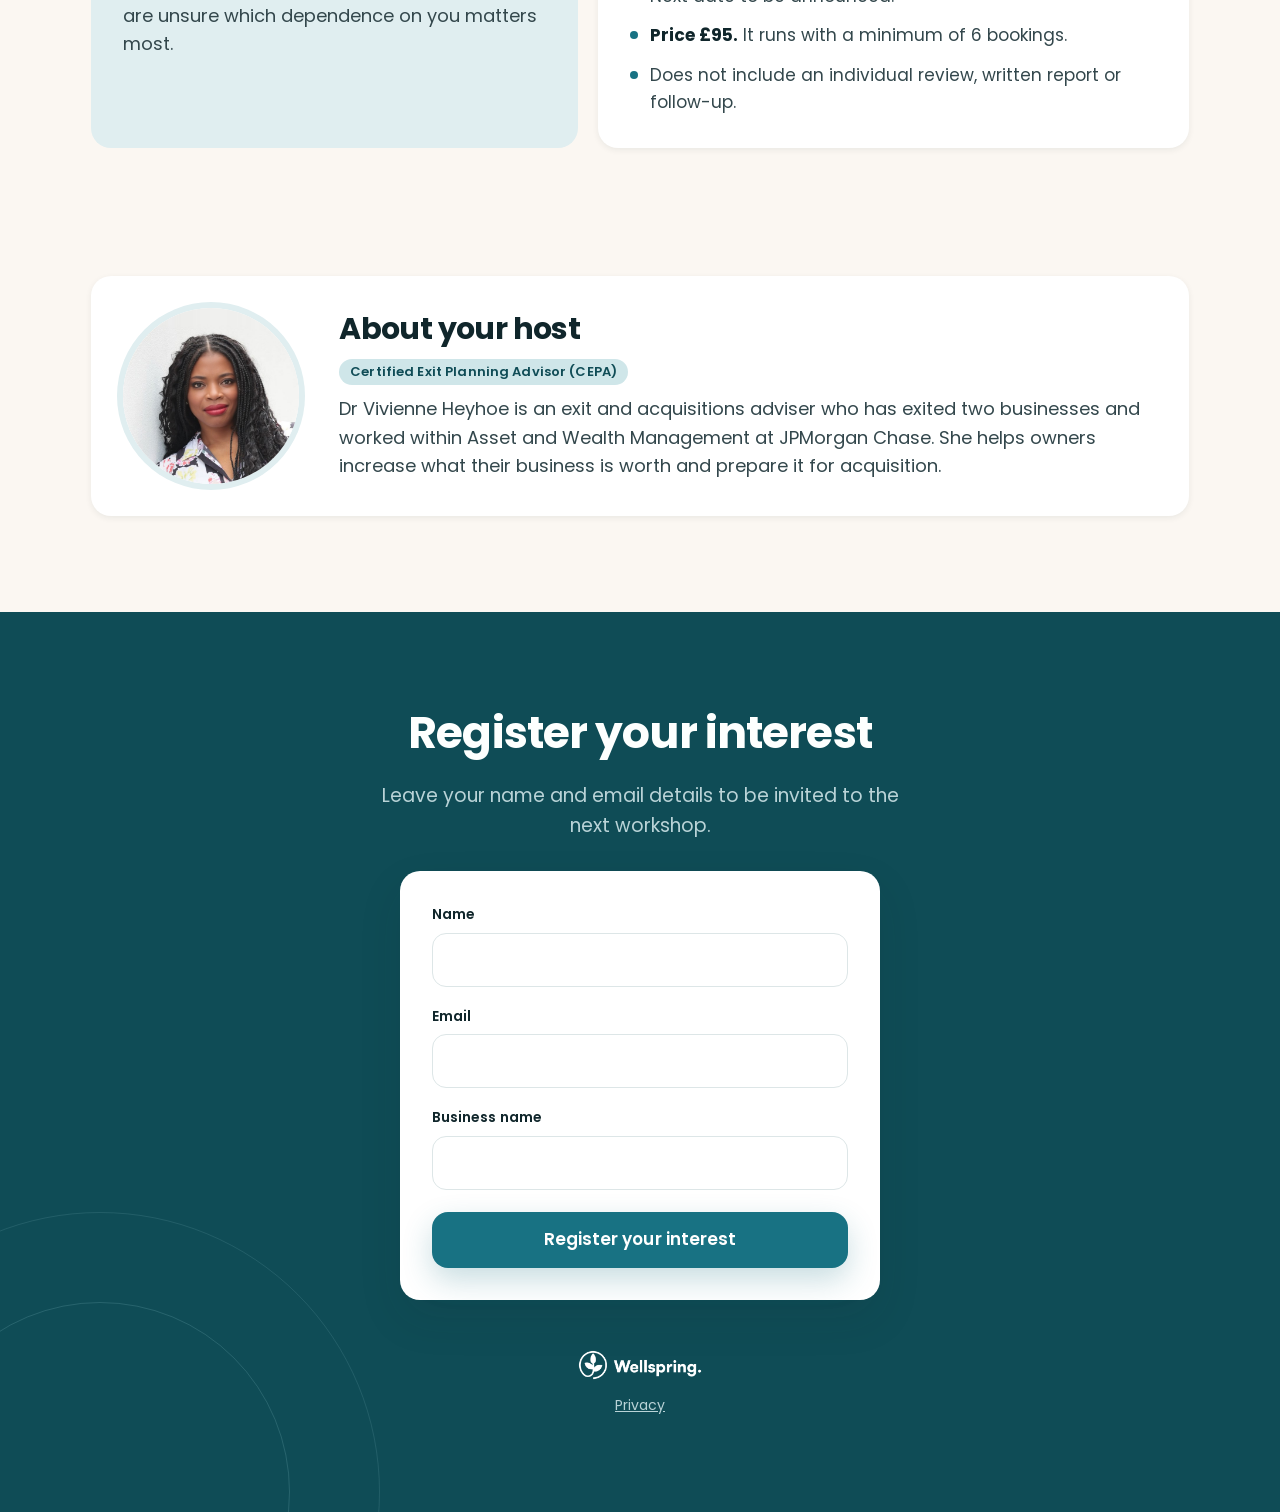
<file: workshop.html>
<!DOCTYPE html>
<html lang="en-GB">
<head>
  <meta charset="utf-8">
  <meta name="viewport" content="width=device-width, initial-scale=1">

  <script>
    /* Clear any stale service worker / caches left by an earlier version of
       this site. Safe no-op otherwise. */
    (function () {
      if ('serviceWorker' in navigator) {
        navigator.serviceWorker.getRegistrations()
          .then(function (regs) { regs.forEach(function (r) { r.unregister(); }); })
          .catch(function () {});
      }
    })();
  </script>

  <title>Make your business less dependent on you | Wellspring workshop</title>
  <meta name="description" content="A 90-minute online group workshop for business owners. See where the business depends on you and choose one practical change.">
  <meta name="author" content="Wellspring Exit Advisory">
  <meta name="theme-color" content="#0f4c56">
  <link rel="canonical" href="https://acquiredbydesign.wellspringexit.com/workshop">

  <link rel="icon" href="assets/img/favicon.svg" type="image/svg+xml">
  <link rel="apple-touch-icon" href="assets/img/logo.png">

  <meta property="og:type" content="website">
  <meta property="og:site_name" content="Wellspring">
  <meta property="og:title" content="Make your business less dependent on you">
  <meta property="og:description" content="A 90-minute online group workshop for business owners. See where the business depends on you and choose one practical change.">
  <meta property="og:url" content="https://acquiredbydesign.wellspringexit.com/workshop">
  <meta property="og:image" content="https://acquiredbydesign.wellspringexit.com/assets/exit-ready-september.jpg">
  <meta name="twitter:card" content="summary_large_image">
  <meta name="twitter:title" content="Make your business less dependent on you">
  <meta name="twitter:description" content="A 90-minute online group workshop for business owners. See where the business depends on you and choose one practical change.">
  <meta name="twitter:image" content="https://acquiredbydesign.wellspringexit.com/assets/exit-ready-september.jpg">

  <link rel="stylesheet" href="assets/css/fonts.css">
  <style>
    *, *::before, *::after { box-sizing: border-box; }
    html { scroll-behavior: smooth; overflow-x: clip; }
    body { margin: 0; background: #fbf7f2; font-family: 'Poppins', ui-sans-serif, system-ui, sans-serif; color: #33474c; font-size: 17px; line-height: 1.6; -webkit-font-smoothing: antialiased; }
    img { display: block; max-width: 100%; }
    h1, h2, p { margin: 0; }
    h1, h2 { color: #10262b; font-weight: 700; letter-spacing: -0.02em; text-wrap: balance; }
    h2 { font-size: clamp(28px, 3.4vw, 40px); line-height: 1.15; }
    h2.h2-sm { font-size: clamp(24px, 2.6vw, 30px); line-height: 1.2; }
    a { color: #187283; }

    .wrap { max-width: 1200px; margin: 0 auto; padding-left: clamp(20px, 4vw, 56px); padding-right: clamp(20px, 4vw, 56px); }
    .section { padding-top: clamp(40px, 5vw, 64px); padding-bottom: clamp(40px, 5vw, 64px); }

    /* Buttons (Wellspring design system) */
    .btn { display: inline-flex; align-items: center; justify-content: center; font-family: inherit; font-weight: 600; letter-spacing: 0.005em; line-height: 1; text-decoration: none; white-space: nowrap; border: 1px solid transparent; cursor: pointer; transition: transform 120ms cubic-bezier(0.22,0.61,0.36,1), background 200ms, filter 200ms; }
    .btn:active { transform: scale(0.975); }
    .btn-sm { height: 36px; padding: 0 14px; font-size: 14px; border-radius: 10px; }
    .btn-lg { height: 56px; padding: 0 28px; font-size: 17px; border-radius: 16px; }
    .btn-primary { background: #187283; color: #ffffff; box-shadow: 0 12px 30px rgba(24, 114, 131, 0.24); }
    .btn-primary:hover { filter: brightness(0.93); color: #ffffff; }
    .btn-secondary { background: #e0eef0; color: #0f4c56; }
    .btn-secondary:hover { background: #cfe6e9; color: #0f4c56; }
    .btn-block { width: 100%; }
    .btn[disabled] { opacity: 0.6; cursor: wait; }
    a:focus-visible, button:focus-visible, input:focus-visible { outline: 3px solid #219b94; outline-offset: 2px; }

    .badge { display: inline-flex; align-items: center; padding: 4px 11px; font-size: 13px; font-weight: 600; letter-spacing: 0.01em; line-height: 1.4; border-radius: 999px; white-space: nowrap; }
    .badge-sky { background: #e0eef0; color: #14606d; }
    .badge-amber { background: #fff3d4; color: #946100; }
    .badge-teal { background: #cfe6e9; color: #0f4c56; white-space: normal; }

    .card { background: #ffffff; border-radius: 20px; padding: 32px; box-shadow: 0 2px 6px rgba(16, 38, 43, 0.07); min-width: 0; }
    .card-mist { background: #e0eef0; box-shadow: none; }

    /* Header */
    .site-header { background: #fbf7f2; border-bottom: 1px solid #dde6e7; }
    .site-header .wrap { display: flex; align-items: center; justify-content: space-between; gap: 16px; flex-wrap: wrap; padding-top: 16px; padding-bottom: 16px; }

    /* Hero */
    .hero { position: relative; overflow: hidden; background: #0f4c56; color: #fdfffe; }
    .hero .wrap { position: relative; display: flex; flex-wrap: wrap; align-items: center; gap: 48px; padding-top: clamp(56px, 8vw, 96px); padding-bottom: clamp(56px, 8vw, 96px); }
    .hero-copy { flex: 999 1 520px; min-width: 0; display: flex; flex-direction: column; gap: 24px; }
    .hero h1 { font-size: clamp(38px, 5.2vw, 66px); line-height: 1.06; letter-spacing: -0.025em; color: #fdfffe; }
    .hero h1 span { color: #a8dee5; }
    .hero-lead { max-width: 560px; font-size: clamp(18px, 1.6vw, 21px); line-height: 1.55; color: #b9d3d7; }
    .hero-cta { display: flex; flex-wrap: wrap; align-items: center; gap: 20px 28px; margin-top: 8px; }
    .price { display: flex; flex-direction: column; line-height: 1.35; }
    .price strong { font-size: 28px; font-weight: 700; color: #fdfffe; }
    .price span { font-size: 15px; color: #b9d3d7; }
    .ring { position: absolute; box-sizing: border-box; border-radius: 50%; border: 1.5px solid rgba(168, 222, 229, 0.2); }

    .orbit-col { flex: 1 1 340px; display: flex; justify-content: center; }
    .orbit { position: relative; width: 340px; height: 340px; flex: none; }
    .orbit .you { position: absolute; left: 130px; top: 130px; width: 80px; height: 80px; border-radius: 50%; background: #a8dee5; display: flex; align-items: center; justify-content: center; font-size: 19px; font-weight: 700; color: #0b3941; }
    .pill { position: absolute; transform: translate(-50%, -50%); display: flex; align-items: center; gap: 7px; padding: 6px 13px; border-radius: 999px; background: #0f4c56; border: 1.5px solid #a8dee5; font-size: 14px; font-weight: 500; line-height: 1.3; color: #e0eef0; white-space: nowrap; }
    .pill::before { content: ""; width: 7px; height: 7px; border-radius: 50%; background: #ffc33c; }

    /* How it works */
    .how { display: flex; flex-wrap: wrap; gap: 16px 64px; align-items: baseline; padding-top: clamp(56px, 8vw, 96px); }
    .how h2 { flex: 1 1 320px; }
    .how p { flex: 1.6 1 420px; max-width: 680px; font-size: clamp(19px, 1.7vw, 22px); line-height: 1.55; }

    /* Outcomes */
    .stack { display: flex; flex-direction: column; gap: 32px; }
    .cards { display: flex; flex-wrap: wrap; gap: 20px; }
    .cards .card { flex: 1 1 280px; display: flex; flex-direction: column; gap: 14px; }
    .num { font-family: 'IBM Plex Mono', ui-monospace, monospace; font-size: 15px; font-weight: 600; color: #187283; }
    .cards p { font-size: 19px; line-height: 1.5; font-weight: 500; color: #10262b; }

    /* Who / details */
    .two { display: flex; flex-wrap: wrap; gap: 20px; }
    .two .card { display: flex; flex-direction: column; gap: 14px; }
    .two .card-mist { flex: 1 1 340px; }
    .two .card-details { flex: 1.3 1 400px; }
    .two p { font-size: 18px; }
    .dots { margin: 0; padding: 0; list-style: none; display: flex; flex-direction: column; gap: 12px; }
    .dots li { display: flex; gap: 12px; align-items: baseline; }
    .dots li::before { content: ""; flex: none; width: 8px; height: 8px; border-radius: 50%; background: #187283; transform: translateY(-2px); }
    .dots strong { font-weight: 700; color: #10262b; }

    /* Host */
    .host { display: flex; flex-wrap: wrap; align-items: center; gap: 28px 40px; }
    .host img { flex: none; width: 176px; height: 176px; border-radius: 50%; object-fit: cover; box-shadow: 0 0 0 6px #e0eef0; }
    .host-copy { flex: 1 1 420px; min-width: 0; display: flex; flex-direction: column; gap: 10px; }
    .host-copy p { font-size: 18px; }

    /* Register */
    .register { position: relative; overflow: hidden; background: #0f4c56; color: #fdfffe; }
    .register-inner { position: relative; max-width: 820px; margin: 0 auto; padding: clamp(56px, 8vw, 96px) clamp(20px, 4vw, 56px); display: flex; flex-direction: column; align-items: center; gap: 22px; text-align: center; }
    .register h2 { font-size: clamp(30px, 3.8vw, 44px); color: #fdfffe; }
    .register-lead { max-width: 560px; font-size: 19px; color: #b9d3d7; }
    .form-card { width: 100%; max-width: 480px; margin-top: 8px; text-align: left; background: #ffffff; border-radius: 20px; padding: 32px; box-shadow: 0 18px 44px rgba(16, 38, 43, 0.1); color: #33474c; }
    .form-card form { display: flex; flex-direction: column; gap: 18px; margin: 0; }
    .field { display: flex; flex-direction: column; gap: 7px; }
    .field label { font-size: 14px; font-weight: 600; color: #10262b; letter-spacing: 0.005em; }
    .field input { width: 100%; height: 54px; padding: 0 16px; font-family: inherit; font-size: 16px; color: #10262b; background: #ffffff; border: 1.5px solid #dde6e7; border-radius: 14px; transition: border-color 200ms; }
    .field input:hover { border-color: #93c4cb; }
    .field input:focus { border-color: #219b94; }
    .form-status { text-align: center; }
    .form-status .tick { width: 48px; height: 48px; margin: 0 auto 14px; border-radius: 999px; background: #219b94; color: #ffffff; display: flex; align-items: center; justify-content: center; font-size: 24px; }
    .form-status strong { display: block; font-size: 18px; font-weight: 600; color: #10262b; }
    .form-error { font-size: 14px; color: #c24a17; text-align: center; }
    .site-footer { margin-top: 28px; display: flex; flex-direction: column; align-items: center; gap: 14px; font-size: 14px; }
    .site-footer a { color: #b9d3d7; }
    .site-footer a:hover { color: #fdfffe; }

    @media (max-width: 560px) {
      .card, .form-card { padding: 24px; }
      .host img { width: 140px; height: 140px; }
      .hero-cta .btn { width: 100%; }
    }
    @media (prefers-reduced-motion: reduce) {
      html { scroll-behavior: auto; }
      * { transition: none !important; }
    }
  </style>
</head>
<body>

  <header class="site-header">
    <div class="wrap">
      <img src="assets/img/logo.png" alt="Wellspring" style="height: 36px; width: auto;">
      <a class="btn btn-sm btn-primary" href="#register">Register your interest</a>
    </div>
  </header>

  <main>
    <section class="hero">
      <div class="ring" aria-hidden="true" style="right: -220px; top: -220px; width: 640px; height: 640px; border-color: rgba(168, 222, 229, 0.1);"></div>
      <div class="wrap">
        <div class="hero-copy">
          <div style="display: flex; flex-wrap: wrap; gap: 8px;">
            <span class="badge badge-sky">90 minutes</span>
            <span class="badge badge-sky">Online, live, group session</span>
            <span class="badge badge-amber">6 to 8 places</span>
          </div>
          <h1>Make your business <span>less dependent on you</span></h1>
          <p class="hero-lead">A 90-minute online group workshop for business owners. See where the business depends on you and choose one practical change.</p>
          <div class="hero-cta">
            <a class="btn btn-lg btn-secondary" href="#register">Register your interest</a>
            <div class="price">
              <strong>£95</strong>
              <span>Next date to be announced</span>
            </div>
          </div>
        </div>

        <div class="orbit-col" aria-hidden="true">
          <div class="orbit">
            <div class="ring" style="left: 10px; top: 10px; width: 320px; height: 320px;"></div>
            <div class="ring" style="left: 55px; top: 55px; width: 230px; height: 230px; border-color: rgba(168, 222, 229, 0.3);"></div>
            <div class="ring" style="left: 100px; top: 100px; width: 140px; height: 140px; border-color: rgba(168, 222, 229, 0.42);"></div>
            <div class="you">You</div>
            <div class="pill" style="left: 130px; top: 227px;">Tasks</div>
            <div class="pill" style="left: 258px; top: 244px;">Decisions</div>
            <div class="pill" style="left: 90px; top: 31px;">Relationships</div>
          </div>
        </div>
      </div>
    </section>

    <section class="wrap">
      <div class="how" style="padding-bottom: clamp(40px, 5vw, 64px);">
        <h2>How the workshop works</h2>
        <p>This is a working session rather than a talk. Together we will work on your own business throughout, with prompts from me along the way.</p>
      </div>
    </section>

    <section class="wrap section stack">
      <h2>You will leave with</h2>
      <div class="cards">
        <div class="card">
          <span class="num">01</span>
          <p>A written map of the tasks, decisions and relationships that rely on you.</p>
        </div>
        <div class="card">
          <span class="num">02</span>
          <p>One practical change to start on, which you choose for your business.</p>
        </div>
        <div class="card">
          <span class="num">03</span>
          <p>A first step for the next 30 days.</p>
        </div>
      </div>
    </section>

    <section class="wrap section">
      <div class="two">
        <div class="card card-mist">
          <h2 class="h2-sm">Who it is for</h2>
          <p>Owners of businesses who may want to build value by selling or being acquired one day and are unsure which dependence on you matters most.</p>
        </div>
        <div class="card card-details">
          <h2 class="h2-sm">Details</h2>
          <ul class="dots">
            <li><span>Online, live, group session. 6 to 8 places.</span></li>
            <li><span>Next date to be announced.</span></li>
            <li><span><strong>Price £95.</strong> It runs with a minimum of 6 bookings.</span></li>
            <li><span>Does not include an individual review, written report or follow-up.</span></li>
          </ul>
        </div>
      </div>
    </section>

    <section class="wrap section" style="padding-bottom: clamp(56px, 8vw, 96px);">
      <div class="card host">
        <img src="assets/img/vivienne-heyhoe.jpg" alt="Dr Vivienne Heyhoe" width="176" height="176">
        <div class="host-copy">
          <h2 class="h2-sm">About your host</h2>
          <div><span class="badge badge-teal">Certified Exit Planning Advisor (CEPA)</span></div>
          <p>Dr Vivienne Heyhoe is an exit and acquisitions adviser who has exited two businesses and worked within Asset and Wealth Management at JPMorgan Chase. She helps owners increase what their business is worth and prepare it for acquisition.</p>
        </div>
      </div>
    </section>

    <section class="register" id="register">
      <div class="ring" aria-hidden="true" style="left: -180px; bottom: -260px; width: 560px; height: 560px; border-color: rgba(168, 222, 229, 0.12);"></div>
      <div class="ring" aria-hidden="true" style="left: -90px; bottom: -170px; width: 380px; height: 380px; border-color: rgba(168, 222, 229, 0.16);"></div>
      <div class="register-inner">
        <h2>Register your interest</h2>
        <p class="register-lead">Leave your name and email details to be invited to the next workshop.</p>

        <div class="form-card">
          <form id="interest-form">
            <div class="field">
              <label for="interest-name">Name</label>
              <input id="interest-name" name="fullName" type="text" autocomplete="name" required>
            </div>
            <div class="field">
              <label for="interest-email">Email</label>
              <input id="interest-email" name="email" type="email" autocomplete="email" required>
            </div>
            <div class="field">
              <label for="interest-business">Business name</label>
              <input id="interest-business" name="businessName" type="text" autocomplete="organization" required>
            </div>
            <button class="btn btn-lg btn-primary btn-block" type="submit" style="margin-top: 4px;">Register your interest</button>
            <p class="form-error" id="interest-error" role="alert" hidden></p>
          </form>
          <div class="form-status" id="interest-status" role="status" hidden>
            <span class="tick" aria-hidden="true">&#10003;</span>
            <strong>Thank you. You'll be invited to the next workshop.</strong>
          </div>
        </div>

        <footer class="site-footer">
          <img src="assets/img/logo-footer.png" alt="Wellspring" style="height: 30px; width: auto;">
          <a href="/privacy">Privacy</a>
        </footer>
      </div>
    </section>
  </main>

  <script src="assets/js/workshop.js" defer></script>
</body>
</html>
</file>
<file: assets/css/fonts.css>
/* Self-hosted Google Fonts (Poppins + IBM Plex Mono). Generated — do not edit by hand. */

@font-face {
  font-family: 'IBM Plex Mono';
  font-style: normal;
  font-weight: 400;
  font-display: swap;
  src: url("../fonts/ibm-plex-mono-cyrillic-ext-400.woff2") format("woff2");
  unicode-range: U+0460-052F, U+1C80-1C8A, U+20B4, U+2DE0-2DFF, U+A640-A69F, U+FE2E-FE2F;
}

@font-face {
  font-family: 'IBM Plex Mono';
  font-style: normal;
  font-weight: 400;
  font-display: swap;
  src: url("../fonts/ibm-plex-mono-cyrillic-400.woff2") format("woff2");
  unicode-range: U+0301, U+0400-045F, U+0490-0491, U+04B0-04B1, U+2116;
}

@font-face {
  font-family: 'IBM Plex Mono';
  font-style: normal;
  font-weight: 400;
  font-display: swap;
  src: url("../fonts/ibm-plex-mono-vietnamese-400.woff2") format("woff2");
  unicode-range: U+0102-0103, U+0110-0111, U+0128-0129, U+0168-0169, U+01A0-01A1, U+01AF-01B0, U+0300-0301, U+0303-0304, U+0308-0309, U+0323, U+0329, U+1EA0-1EF9, U+20AB;
}

@font-face {
  font-family: 'IBM Plex Mono';
  font-style: normal;
  font-weight: 400;
  font-display: swap;
  src: url("../fonts/ibm-plex-mono-latin-ext-400.woff2") format("woff2");
  unicode-range: U+0100-02BA, U+02BD-02C5, U+02C7-02CC, U+02CE-02D7, U+02DD-02FF, U+0304, U+0308, U+0329, U+1D00-1DBF, U+1E00-1E9F, U+1EF2-1EFF, U+2020, U+20A0-20AB, U+20AD-20C0, U+2113, U+2C60-2C7F, U+A720-A7FF;
}

@font-face {
  font-family: 'IBM Plex Mono';
  font-style: normal;
  font-weight: 400;
  font-display: swap;
  src: url("../fonts/ibm-plex-mono-latin-400.woff2") format("woff2");
  unicode-range: U+0000-00FF, U+0131, U+0152-0153, U+02BB-02BC, U+02C6, U+02DA, U+02DC, U+0304, U+0308, U+0329, U+2000-206F, U+20AC, U+2122, U+2191, U+2193, U+2212, U+2215, U+FEFF, U+FFFD;
}

@font-face {
  font-family: 'IBM Plex Mono';
  font-style: normal;
  font-weight: 500;
  font-display: swap;
  src: url("../fonts/ibm-plex-mono-cyrillic-ext-500.woff2") format("woff2");
  unicode-range: U+0460-052F, U+1C80-1C8A, U+20B4, U+2DE0-2DFF, U+A640-A69F, U+FE2E-FE2F;
}

@font-face {
  font-family: 'IBM Plex Mono';
  font-style: normal;
  font-weight: 500;
  font-display: swap;
  src: url("../fonts/ibm-plex-mono-cyrillic-500.woff2") format("woff2");
  unicode-range: U+0301, U+0400-045F, U+0490-0491, U+04B0-04B1, U+2116;
}

@font-face {
  font-family: 'IBM Plex Mono';
  font-style: normal;
  font-weight: 500;
  font-display: swap;
  src: url("../fonts/ibm-plex-mono-vietnamese-500.woff2") format("woff2");
  unicode-range: U+0102-0103, U+0110-0111, U+0128-0129, U+0168-0169, U+01A0-01A1, U+01AF-01B0, U+0300-0301, U+0303-0304, U+0308-0309, U+0323, U+0329, U+1EA0-1EF9, U+20AB;
}

@font-face {
  font-family: 'IBM Plex Mono';
  font-style: normal;
  font-weight: 500;
  font-display: swap;
  src: url("../fonts/ibm-plex-mono-latin-ext-500.woff2") format("woff2");
  unicode-range: U+0100-02BA, U+02BD-02C5, U+02C7-02CC, U+02CE-02D7, U+02DD-02FF, U+0304, U+0308, U+0329, U+1D00-1DBF, U+1E00-1E9F, U+1EF2-1EFF, U+2020, U+20A0-20AB, U+20AD-20C0, U+2113, U+2C60-2C7F, U+A720-A7FF;
}

@font-face {
  font-family: 'IBM Plex Mono';
  font-style: normal;
  font-weight: 500;
  font-display: swap;
  src: url("../fonts/ibm-plex-mono-latin-500.woff2") format("woff2");
  unicode-range: U+0000-00FF, U+0131, U+0152-0153, U+02BB-02BC, U+02C6, U+02DA, U+02DC, U+0304, U+0308, U+0329, U+2000-206F, U+20AC, U+2122, U+2191, U+2193, U+2212, U+2215, U+FEFF, U+FFFD;
}

@font-face {
  font-family: 'IBM Plex Mono';
  font-style: normal;
  font-weight: 600;
  font-display: swap;
  src: url("../fonts/ibm-plex-mono-cyrillic-ext-600.woff2") format("woff2");
  unicode-range: U+0460-052F, U+1C80-1C8A, U+20B4, U+2DE0-2DFF, U+A640-A69F, U+FE2E-FE2F;
}

@font-face {
  font-family: 'IBM Plex Mono';
  font-style: normal;
  font-weight: 600;
  font-display: swap;
  src: url("../fonts/ibm-plex-mono-cyrillic-600.woff2") format("woff2");
  unicode-range: U+0301, U+0400-045F, U+0490-0491, U+04B0-04B1, U+2116;
}

@font-face {
  font-family: 'IBM Plex Mono';
  font-style: normal;
  font-weight: 600;
  font-display: swap;
  src: url("../fonts/ibm-plex-mono-vietnamese-600.woff2") format("woff2");
  unicode-range: U+0102-0103, U+0110-0111, U+0128-0129, U+0168-0169, U+01A0-01A1, U+01AF-01B0, U+0300-0301, U+0303-0304, U+0308-0309, U+0323, U+0329, U+1EA0-1EF9, U+20AB;
}

@font-face {
  font-family: 'IBM Plex Mono';
  font-style: normal;
  font-weight: 600;
  font-display: swap;
  src: url("../fonts/ibm-plex-mono-latin-ext-600.woff2") format("woff2");
  unicode-range: U+0100-02BA, U+02BD-02C5, U+02C7-02CC, U+02CE-02D7, U+02DD-02FF, U+0304, U+0308, U+0329, U+1D00-1DBF, U+1E00-1E9F, U+1EF2-1EFF, U+2020, U+20A0-20AB, U+20AD-20C0, U+2113, U+2C60-2C7F, U+A720-A7FF;
}

@font-face {
  font-family: 'IBM Plex Mono';
  font-style: normal;
  font-weight: 600;
  font-display: swap;
  src: url("../fonts/ibm-plex-mono-latin-600.woff2") format("woff2");
  unicode-range: U+0000-00FF, U+0131, U+0152-0153, U+02BB-02BC, U+02C6, U+02DA, U+02DC, U+0304, U+0308, U+0329, U+2000-206F, U+20AC, U+2122, U+2191, U+2193, U+2212, U+2215, U+FEFF, U+FFFD;
}

@font-face {
  font-family: 'Poppins';
  font-style: normal;
  font-weight: 400;
  font-display: swap;
  src: url("../fonts/poppins-devanagari-400.woff2") format("woff2");
  unicode-range: U+0900-097F, U+1CD0-1CF9, U+200C-200D, U+20A8, U+20B9, U+20F0, U+25CC, U+A830-A839, U+A8E0-A8FF, U+11B00-11B09;
}

@font-face {
  font-family: 'Poppins';
  font-style: normal;
  font-weight: 400;
  font-display: swap;
  src: url("../fonts/poppins-latin-ext-400.woff2") format("woff2");
  unicode-range: U+0100-02BA, U+02BD-02C5, U+02C7-02CC, U+02CE-02D7, U+02DD-02FF, U+0304, U+0308, U+0329, U+1D00-1DBF, U+1E00-1E9F, U+1EF2-1EFF, U+2020, U+20A0-20AB, U+20AD-20C0, U+2113, U+2C60-2C7F, U+A720-A7FF;
}

@font-face {
  font-family: 'Poppins';
  font-style: normal;
  font-weight: 400;
  font-display: swap;
  src: url("../fonts/poppins-latin-400.woff2") format("woff2");
  unicode-range: U+0000-00FF, U+0131, U+0152-0153, U+02BB-02BC, U+02C6, U+02DA, U+02DC, U+0304, U+0308, U+0329, U+2000-206F, U+20AC, U+2122, U+2191, U+2193, U+2212, U+2215, U+FEFF, U+FFFD;
}

@font-face {
  font-family: 'Poppins';
  font-style: normal;
  font-weight: 500;
  font-display: swap;
  src: url("../fonts/poppins-devanagari-500.woff2") format("woff2");
  unicode-range: U+0900-097F, U+1CD0-1CF9, U+200C-200D, U+20A8, U+20B9, U+20F0, U+25CC, U+A830-A839, U+A8E0-A8FF, U+11B00-11B09;
}

@font-face {
  font-family: 'Poppins';
  font-style: normal;
  font-weight: 500;
  font-display: swap;
  src: url("../fonts/poppins-latin-ext-500.woff2") format("woff2");
  unicode-range: U+0100-02BA, U+02BD-02C5, U+02C7-02CC, U+02CE-02D7, U+02DD-02FF, U+0304, U+0308, U+0329, U+1D00-1DBF, U+1E00-1E9F, U+1EF2-1EFF, U+2020, U+20A0-20AB, U+20AD-20C0, U+2113, U+2C60-2C7F, U+A720-A7FF;
}

@font-face {
  font-family: 'Poppins';
  font-style: normal;
  font-weight: 500;
  font-display: swap;
  src: url("../fonts/poppins-latin-500.woff2") format("woff2");
  unicode-range: U+0000-00FF, U+0131, U+0152-0153, U+02BB-02BC, U+02C6, U+02DA, U+02DC, U+0304, U+0308, U+0329, U+2000-206F, U+20AC, U+2122, U+2191, U+2193, U+2212, U+2215, U+FEFF, U+FFFD;
}

@font-face {
  font-family: 'Poppins';
  font-style: normal;
  font-weight: 600;
  font-display: swap;
  src: url("../fonts/poppins-devanagari-600.woff2") format("woff2");
  unicode-range: U+0900-097F, U+1CD0-1CF9, U+200C-200D, U+20A8, U+20B9, U+20F0, U+25CC, U+A830-A839, U+A8E0-A8FF, U+11B00-11B09;
}

@font-face {
  font-family: 'Poppins';
  font-style: normal;
  font-weight: 600;
  font-display: swap;
  src: url("../fonts/poppins-latin-ext-600.woff2") format("woff2");
  unicode-range: U+0100-02BA, U+02BD-02C5, U+02C7-02CC, U+02CE-02D7, U+02DD-02FF, U+0304, U+0308, U+0329, U+1D00-1DBF, U+1E00-1E9F, U+1EF2-1EFF, U+2020, U+20A0-20AB, U+20AD-20C0, U+2113, U+2C60-2C7F, U+A720-A7FF;
}

@font-face {
  font-family: 'Poppins';
  font-style: normal;
  font-weight: 600;
  font-display: swap;
  src: url("../fonts/poppins-latin-600.woff2") format("woff2");
  unicode-range: U+0000-00FF, U+0131, U+0152-0153, U+02BB-02BC, U+02C6, U+02DA, U+02DC, U+0304, U+0308, U+0329, U+2000-206F, U+20AC, U+2122, U+2191, U+2193, U+2212, U+2215, U+FEFF, U+FFFD;
}

@font-face {
  font-family: 'Poppins';
  font-style: normal;
  font-weight: 700;
  font-display: swap;
  src: url("../fonts/poppins-devanagari-700.woff2") format("woff2");
  unicode-range: U+0900-097F, U+1CD0-1CF9, U+200C-200D, U+20A8, U+20B9, U+20F0, U+25CC, U+A830-A839, U+A8E0-A8FF, U+11B00-11B09;
}

@font-face {
  font-family: 'Poppins';
  font-style: normal;
  font-weight: 700;
  font-display: swap;
  src: url("../fonts/poppins-latin-ext-700.woff2") format("woff2");
  unicode-range: U+0100-02BA, U+02BD-02C5, U+02C7-02CC, U+02CE-02D7, U+02DD-02FF, U+0304, U+0308, U+0329, U+1D00-1DBF, U+1E00-1E9F, U+1EF2-1EFF, U+2020, U+20A0-20AB, U+20AD-20C0, U+2113, U+2C60-2C7F, U+A720-A7FF;
}

@font-face {
  font-family: 'Poppins';
  font-style: normal;
  font-weight: 700;
  font-display: swap;
  src: url("../fonts/poppins-latin-700.woff2") format("woff2");
  unicode-range: U+0000-00FF, U+0131, U+0152-0153, U+02BB-02BC, U+02C6, U+02DA, U+02DC, U+0304, U+0308, U+0329, U+2000-206F, U+20AC, U+2122, U+2191, U+2193, U+2212, U+2215, U+FEFF, U+FFFD;
}

@font-face {
  font-family: 'Poppins';
  font-style: normal;
  font-weight: 800;
  font-display: swap;
  src: url("../fonts/poppins-devanagari-800.woff2") format("woff2");
  unicode-range: U+0900-097F, U+1CD0-1CF9, U+200C-200D, U+20A8, U+20B9, U+20F0, U+25CC, U+A830-A839, U+A8E0-A8FF, U+11B00-11B09;
}

@font-face {
  font-family: 'Poppins';
  font-style: normal;
  font-weight: 800;
  font-display: swap;
  src: url("../fonts/poppins-latin-ext-800.woff2") format("woff2");
  unicode-range: U+0100-02BA, U+02BD-02C5, U+02C7-02CC, U+02CE-02D7, U+02DD-02FF, U+0304, U+0308, U+0329, U+1D00-1DBF, U+1E00-1E9F, U+1EF2-1EFF, U+2020, U+20A0-20AB, U+20AD-20C0, U+2113, U+2C60-2C7F, U+A720-A7FF;
}

@font-face {
  font-family: 'Poppins';
  font-style: normal;
  font-weight: 800;
  font-display: swap;
  src: url("../fonts/poppins-latin-800.woff2") format("woff2");
  unicode-range: U+0000-00FF, U+0131, U+0152-0153, U+02BB-02BC, U+02C6, U+02DA, U+02DC, U+0304, U+0308, U+0329, U+2000-206F, U+20AC, U+2122, U+2191, U+2193, U+2212, U+2215, U+FEFF, U+FFFD;
}
</file>
<file: assets/css/styles.css>
/* ============================================================
   Wellspring Profit Index — base + component styles
   Fonts are declared in fonts.css. Most layout is authored as
   inline styles on the markup; this file holds global defaults,
   real interaction states, and the responsive overrides.
   ============================================================ */

html { scroll-behavior: smooth; }

body {
  margin: 0;
  background: #fbf7f2;
  font-family: 'Poppins', ui-sans-serif, system-ui, sans-serif;
  color: #33474c;
  -webkit-font-smoothing: antialiased;
}

image-slot { display: block; width: 100%; height: 100%; }

/* Overflow guards: never let the page scroll sideways on small screens. */
html { overflow-x: clip; }
img, svg { max-width: 100%; }
/* Grid/flex children with long text must be allowed to shrink below their
   content's intrinsic width, otherwise they force horizontal overflow. */
.hero-copy, .hero-card, .cta-copy, .cta-card, .stat-card { min-width: 0; }
/* .cta-card carries an inline width:100% plus padding — include padding in
   the width so it never exceeds its grid track. */
.cta-card { box-sizing: border-box; }

/* Respect users who prefer reduced motion */
@media (prefers-reduced-motion: reduce) {
  html { scroll-behavior: auto; }
  * { transition: none !important; }
}

/* --- Interaction states -------------------------------------------------
   The source export encoded these as non-standard style-hover / style-focus
   attributes, which browsers ignore. They are re-expressed here as real CSS
   so the buttons and fields actually respond. */
.btn-fill:hover { background: #e85f24 !important; }
.btn-outline:hover { border-color: #187283 !important; }
.cta-form input:focus,
.cta-form select:focus { border-color: #ff9163 !important; }

/* Visible keyboard focus for accessibility */
a:focus-visible,
button:focus-visible,
input:focus-visible,
select:focus-visible {
  outline: 2px solid #ff9163;
  outline-offset: 2px;
}

/* --- Responsive ---------------------------------------------------------- */
@media (max-width: 760px) {
  .two-col { grid-template-columns: minmax(0, 1fr) !important; gap: 24px !important; padding-top: 44px !important; padding-bottom: 44px !important; }
  .advisor-col { justify-items: center; text-align: center; }
  .advisor-col .cred-row { justify-content: flex-start !important; gap: 6px !important; }
  .pad-y { padding-top: 46px !important; padding-bottom: 46px !important; }
  .hero-pad { padding-top: 48px !important; padding-bottom: 52px !important; }
  header img { height: 26px !important; }
  header > div { padding-top: 12px !important; padding-bottom: 12px !important; gap: 12px !important; }
  header a { padding: 9px 16px !important; font-size: 13px !important; box-shadow: none !important; }
  .hero-pad h1, .hero-pad h1 span { font-size: 36px !important; }
  .hero-lead { font-size: 16.5px !important; }
  .hero-grid { grid-template-columns: minmax(0, 1fr) !important; gap: 30px !important; }
  /* Stack the CTAs full-width so long labels never overflow the viewport. */
  .hero-cta { flex-direction: column !important; align-items: stretch !important; flex-wrap: wrap !important; gap: 10px !important; }
  .hero-cta .hero-btn { flex: none !important; width: 100% !important; box-sizing: border-box !important; padding-left: 14px !important; padding-right: 14px !important; font-size: 14px !important; }
  /* Intro video + credibility panel: stack to one column, video first. */
  .intro-block { grid-template-columns: minmax(0, 1fr) !important; gap: 20px !important; }
  .intro-video { max-width: 200px !important; }
  .roadmap-grid { grid-template-columns: minmax(0, 1fr) !important; gap: 12px !important; margin-top: 30px !important; }
  .roadmap-card { padding: 18px !important; }
  .advisor-col { padding-top: 40px !important; padding-bottom: 40px !important; gap: 18px !important; }
  .advisor-photo-wrap > * { width: 132px !important; height: 132px !important; }
  .advisor-ring { display: none !important; }
  .advisor-name { font-size: 27px !important; margin-top: 14px !important; }
  .advisor-p { font-size: 15px !important; line-height: 1.6 !important; margin-bottom: 12px !important; }
  .cred-chip { padding: 5px 9px !important; font-size: 11.5px !important; gap: 5px !important; }
  .cred-chip > span:first-child { display: none !important; }
  .stat-card { padding: 30px 26px !important; border-radius: 22px !important; }
  .cta-grid { grid-template-columns: minmax(0, 1fr) !important; gap: 22px !important; }
  .cta-card { padding: 22px 20px !important; border-radius: 20px !important; }
  .cta-lead { font-size: 15.5px !important; margin-bottom: 14px !important; }
  .cta-sub { font-size: 13.5px !important; }
  .cta-form { gap: 12px !important; }
}
</file>
